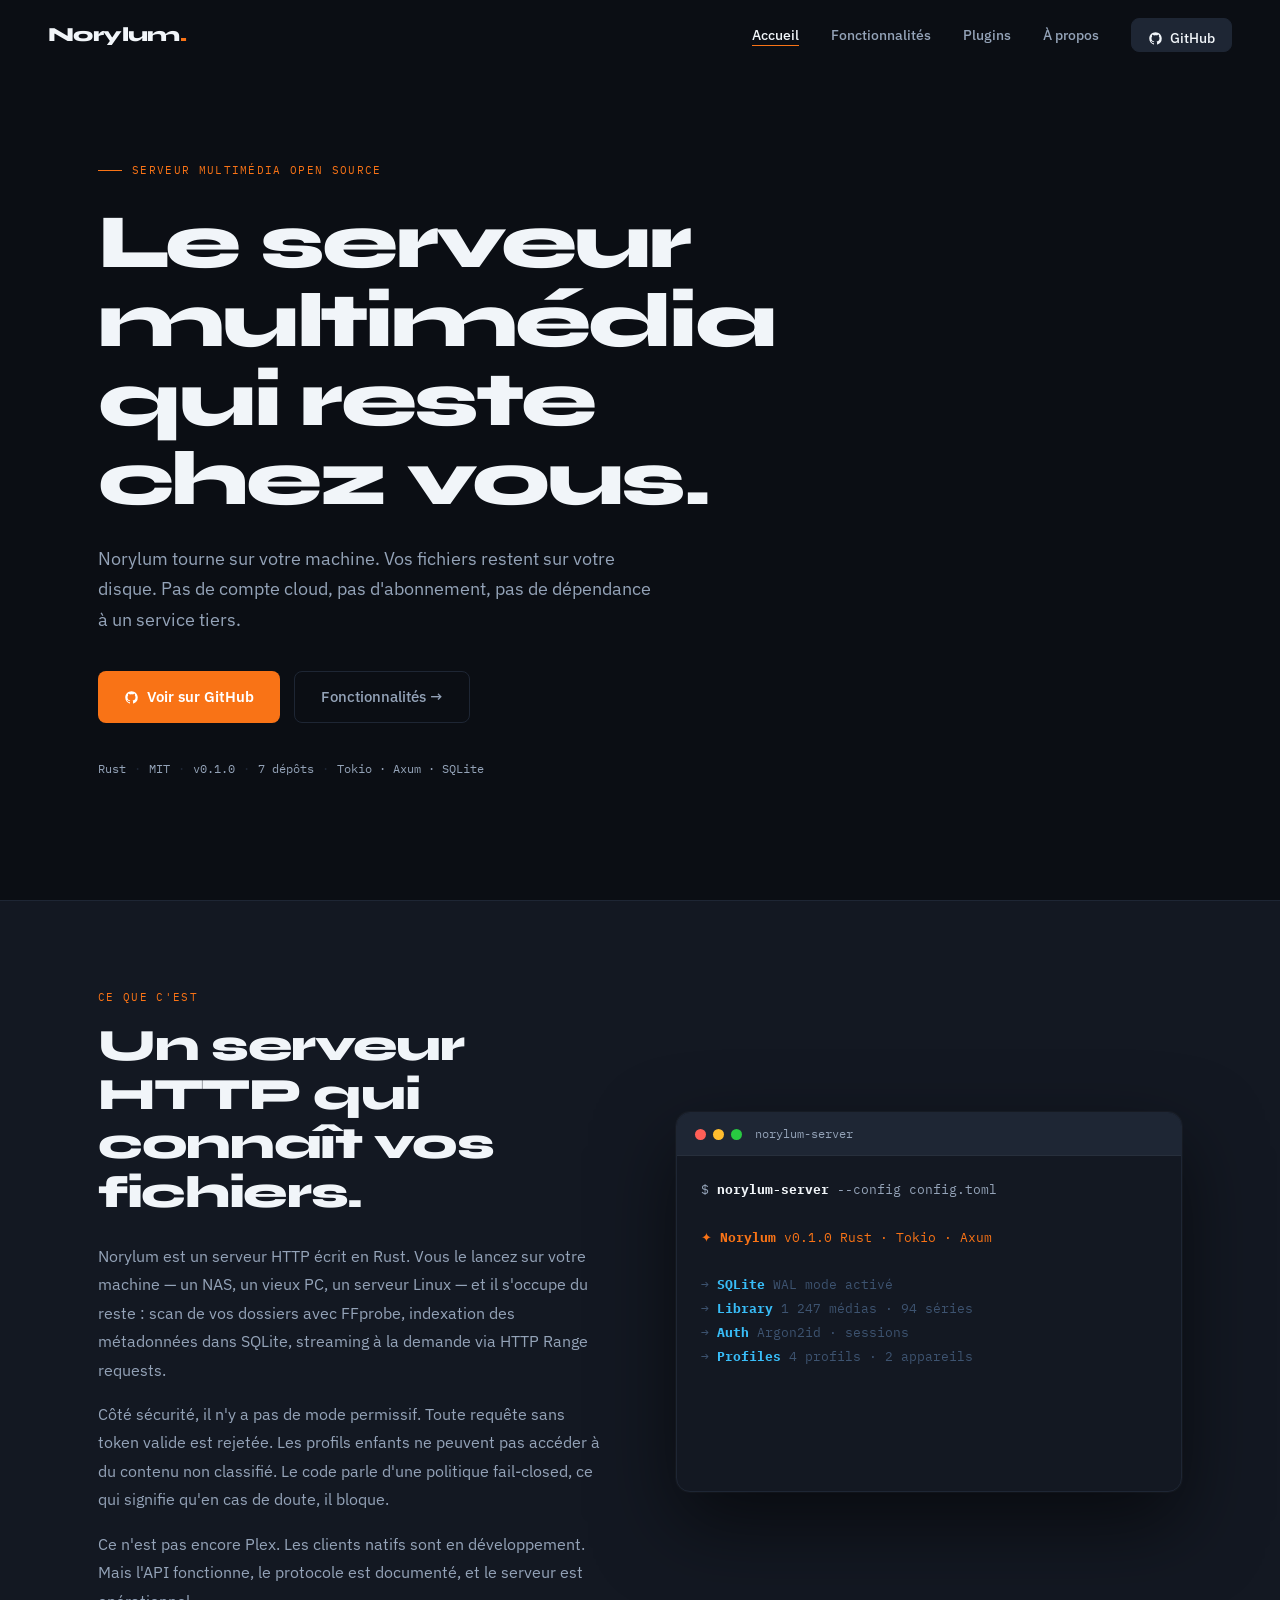
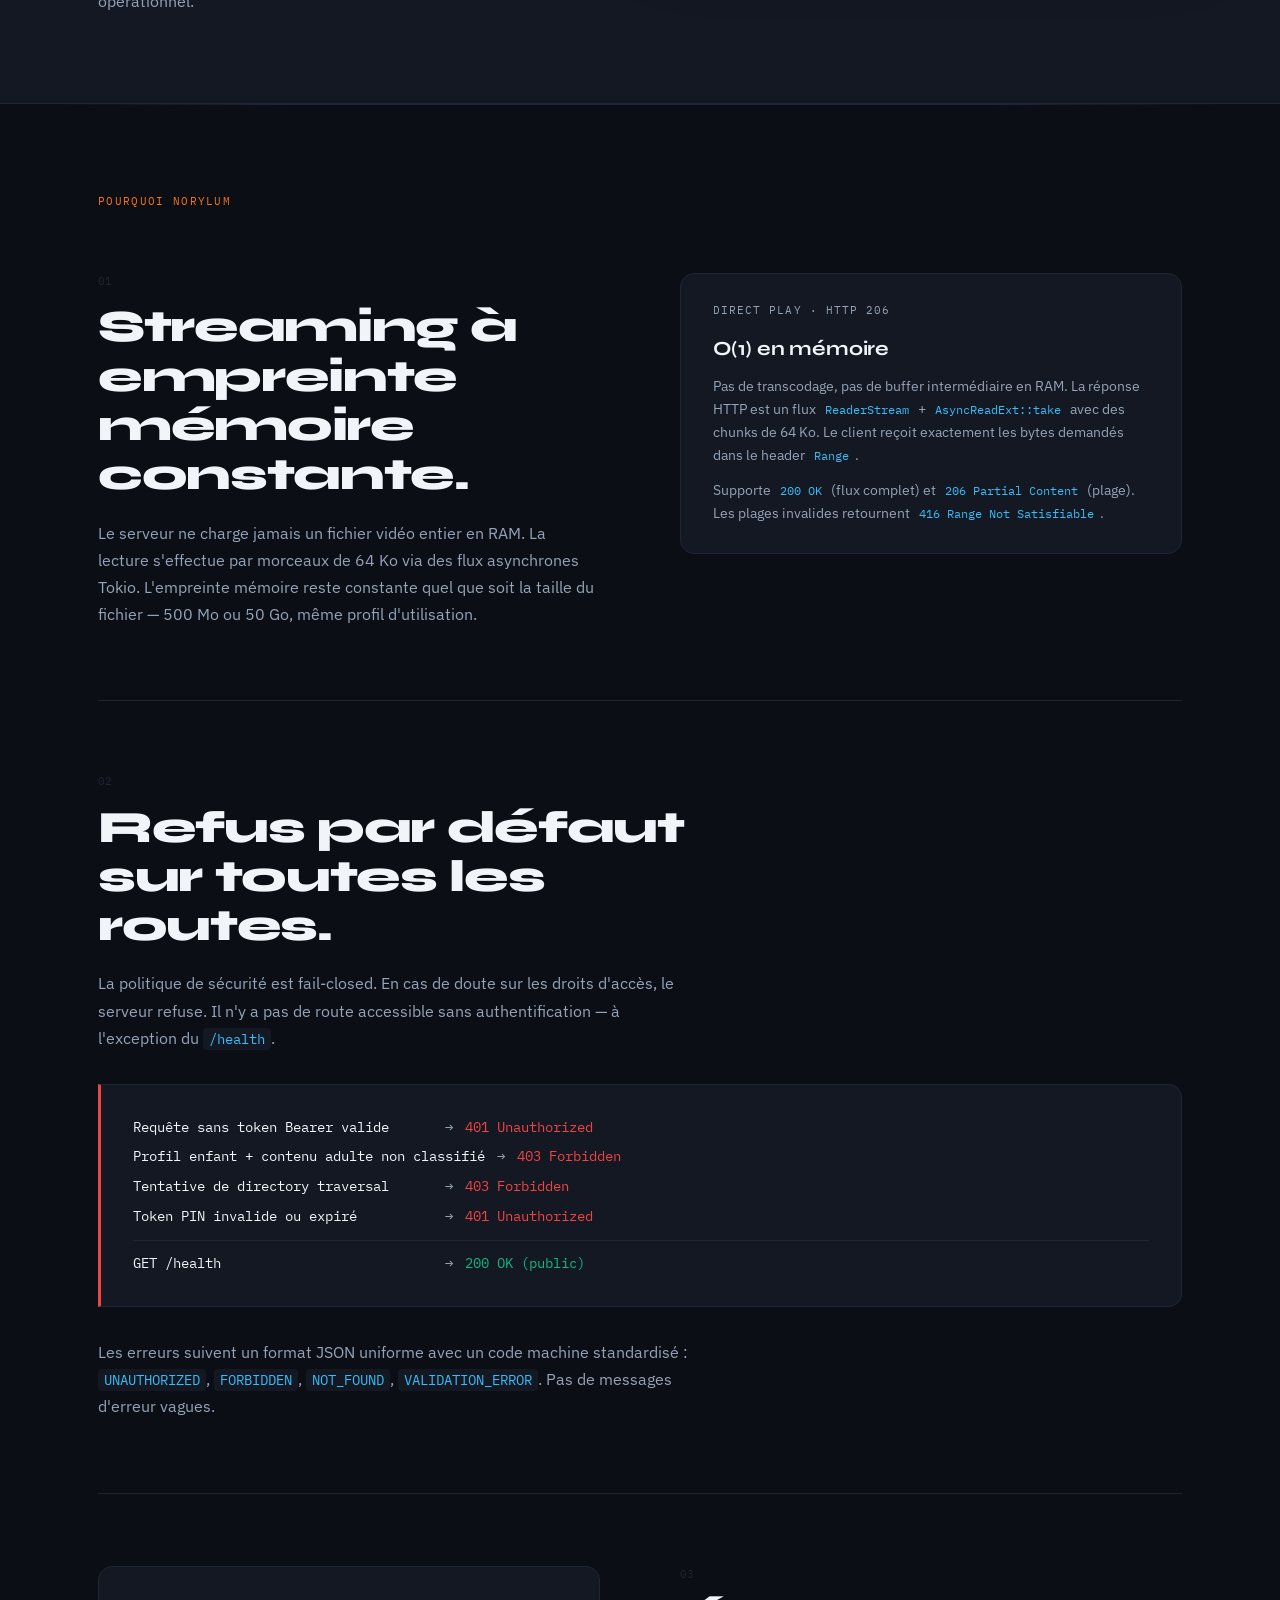
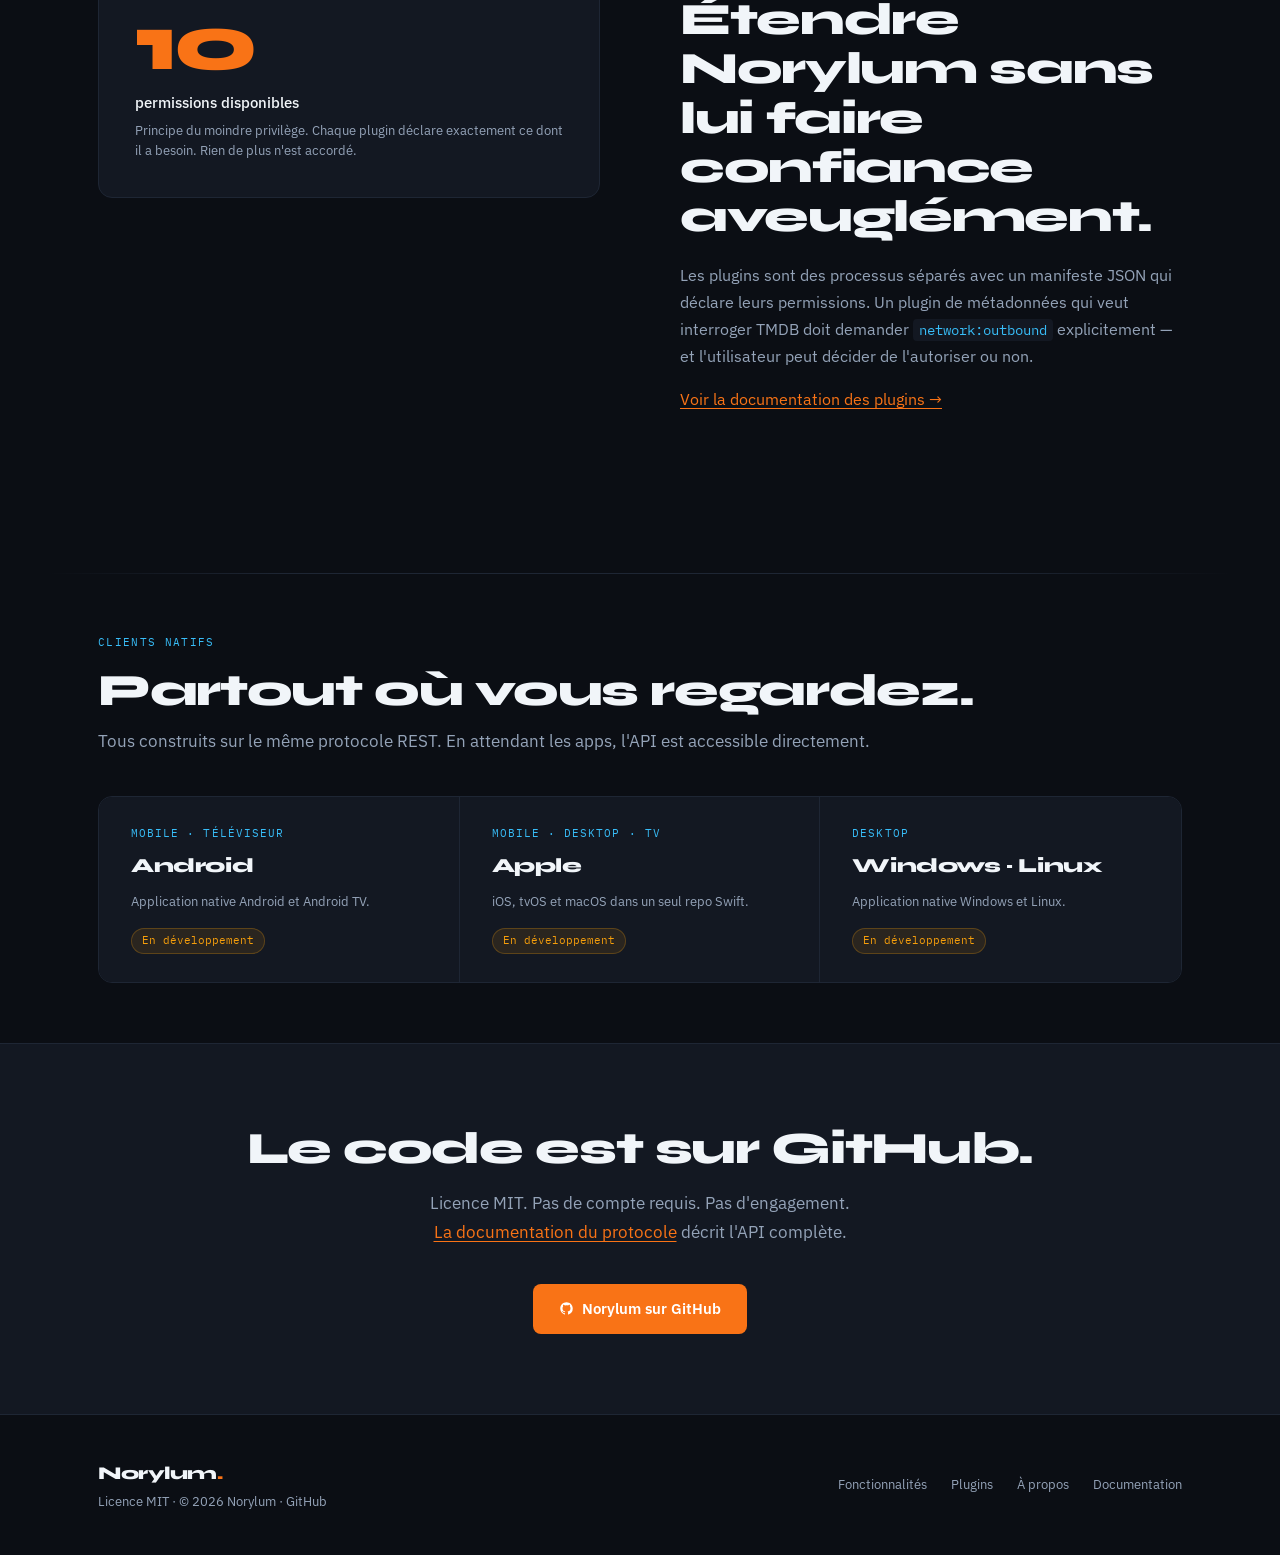
<file: index.html>
<!DOCTYPE html>
<html lang="fr">
<head>
  <meta charset="UTF-8">
  <meta name="viewport" content="width=device-width, initial-scale=1.0">
  <title>Norylum — Serveur Média Auto-Hébergé</title>
  <meta name="description" content="Norylum est un serveur multimédia auto-hébergé développé en Rust. Direct Play sans transcodage, multi-profils, contrôle parental, plugins. MIT License. Zéro cloud.">
  <link rel="canonical" href="https://norylum.org/">
  <meta property="og:title" content="Norylum — Serveur Média Auto-Hébergé">
  <meta property="og:description" content="Serveur multimédia auto-hébergé en Rust. Direct Play O(1), multi-profils, plugins. Open source, MIT.">
  <meta property="og:url" content="https://norylum.org/">
  <meta property="og:type" content="website">
  <meta name="theme-color" content="#0B0E14">
  <script type="application/ld+json">
  {
    "@context": "https://schema.org",
    "@type": "SoftwareApplication",
    "name": "Norylum",
    "description": "Serveur multimédia auto-hébergé développé en Rust",
    "url": "https://norylum.org",
    "applicationCategory": "MultimediaApplication",
    "operatingSystem": "Any",
    "offers": {"@type": "Offer", "price": "0", "priceCurrency": "EUR"},
    "license": "https://opensource.org/licenses/MIT",
    "softwareVersion": "0.1.0"
  }
  </script>
  <link rel="preconnect" href="https://fonts.googleapis.com">
  <link rel="preconnect" href="https://fonts.gstatic.com" crossorigin>
  <link href="https://fonts.googleapis.com/css2?family=Syne:wght@700;800&family=IBM+Plex+Sans:ital,wght@0,400;0,500;0,600;1,400&family=IBM+Plex+Mono&display=swap" rel="stylesheet">
  <link rel="stylesheet" href="style.css">
  <style>
    /* ── INDEX-SPECIFIC ─────────────────────────────────── */
    .hero {
      min-height: 100vh;
      display: flex;
      flex-direction: column;
      justify-content: center;
      padding: 120px 48px 80px;
      max-width: var(--max-w);
      margin: 0 auto;
    }
    .hero-eyebrow {
      font-family: var(--f-mono); font-size: 11px;
      text-transform: uppercase; letter-spacing: .12em;
      color: var(--accent); margin-bottom: 24px;
      display: flex; align-items: center; gap: 10px;
    }
    .hero-eyebrow::before {
      content: ''; width: 24px; height: 1px; background: var(--accent);
    }
    .hero-title { max-width: 800px; }
    .hero-title .h1 { margin-bottom: 24px; }
    .hero-desc {
      font-size: 18px; color: var(--text-2);
      line-height: 1.7; max-width: 560px; margin-bottom: 36px;
    }
    .hero-actions { display: flex; gap: 14px; flex-wrap: wrap; margin-bottom: 0; }

    /* What is it */
    .what-section {
      background: var(--surface);
      border-top: 1px solid var(--surface-2);
      border-bottom: 1px solid var(--surface-2);
      padding: 88px 0;
    }
    .what-grid {
      display: grid; grid-template-columns: 1fr 1fr;
      gap: 72px; align-items: center;
    }
    .what-text .h2 { margin-bottom: 24px; }
    .what-p { font-size: 16px; color: var(--text-2); line-height: 1.78; }
    .what-p + .what-p { margin-top: 16px; }

    /* Reasons */
    .reason-full {
      padding: 72px 0;
      border-bottom: 1px solid var(--surface-2);
    }
    .reason-split {
      display: grid; grid-template-columns: 1fr 1fr;
      gap: 80px; align-items: start;
      padding: 72px 0; border-bottom: 1px solid var(--surface-2);
    }
    .reason-num {
      font-family: var(--f-mono); font-size: 11px;
      color: var(--surface-2); margin-bottom: 12px; display: block;
    }
    .reason-h { margin-bottom: 20px; }
    .reason-p { font-size: 15.5px; color: var(--text-2); line-height: 1.75; }

    /* Final CTA */
    .cta-section {
      background: var(--surface);
      border-top: 1px solid var(--surface-2);
      padding: 80px 0;
      text-align: center;
    }
    .cta-section .h2 { margin-bottom: 16px; }
    .cta-section .lead { margin: 0 auto 36px; }
    .cta-section .lead a { color: var(--accent); text-decoration: underline; text-underline-offset: 3px; }

    @media (max-width: 768px) {
      .hero { padding: 100px 24px 60px; }
      .what-grid { grid-template-columns: 1fr; gap: 44px; }
      .reason-split { grid-template-columns: 1fr; gap: 44px; }
    }
  </style>
</head>
<body>

<nav class="nav" id="nav">
  <a href="index.html" class="nav-logo">Norylum<span>.</span></a>
  <ul class="nav-links">
    <li><a href="index.html" class="active">Accueil</a></li>
    <li><a href="features.html">Fonctionnalités</a></li>
    <li><a href="plugins.html">Plugins</a></li>
    <li><a href="about.html">À propos</a></li>
    <li>
      <a href="https://github.com/Norylum" target="_blank" rel="noopener" class="nav-gh">
        <svg width="15" height="15" viewBox="0 0 24 24" fill="currentColor" aria-hidden="true">
          <path d="M12 2C6.477 2 2 6.484 2 12.017c0 4.425 2.865 8.18 6.839 9.504.5.092.682-.217.682-.483 0-.237-.008-.868-.013-1.703-2.782.605-3.369-1.343-3.369-1.343-.454-1.158-1.11-1.466-1.11-1.466-.908-.62.069-.608.069-.608 1.003.07 1.531 1.032 1.531 1.032.892 1.53 2.341 1.088 2.91.832.092-.647.35-1.088.636-1.338-2.22-.253-4.555-1.113-4.555-4.951 0-1.093.39-1.988 1.029-2.688-.103-.253-.446-1.272.098-2.65 0 0 .84-.27 2.75 1.026A9.564 9.564 0 0112 6.844c.85.004 1.705.115 2.504.337 1.909-1.296 2.747-1.027 2.747-1.027.546 1.379.202 2.398.1 2.651.64.7 1.028 1.595 1.028 2.688 0 3.848-2.339 4.695-4.566 4.943.359.309.678.92.678 1.855 0 1.338-.012 2.419-.012 2.747 0 .268.18.58.688.482A10.019 10.019 0 0022 12.017C22 6.484 17.522 2 12 2z"/>
        </svg>
        GitHub
      </a>
    </li>
  </ul>
  <button class="nav-burger" aria-label="Menu" aria-expanded="false" id="burger">&#9776;</button>
</nav>

<main>

  <!-- HERO ──────────────────────────────────────────────── -->
  <div class="hero">
    <div class="hero-eyebrow">Serveur multimédia open source</div>
    <div class="hero-title">
      <h1 class="h1">Le serveur multimédia<br>qui reste chez vous.</h1>
      <p class="hero-desc">
        Norylum tourne sur votre machine. Vos fichiers restent sur votre disque.
        Pas de compte cloud, pas d'abonnement, pas de dépendance à un service tiers.
      </p>
      <div class="hero-actions">
        <a href="https://github.com/Norylum" target="_blank" rel="noopener" class="btn-primary">
          <svg width="15" height="15" viewBox="0 0 24 24" fill="currentColor" aria-hidden="true">
            <path d="M12 2C6.477 2 2 6.484 2 12.017c0 4.425 2.865 8.18 6.839 9.504.5.092.682-.217.682-.483 0-.237-.008-.868-.013-1.703-2.782.605-3.369-1.343-3.369-1.343-.454-1.158-1.11-1.466-1.11-1.466-.908-.62.069-.608.069-.608 1.003.07 1.531 1.032 1.531 1.032.892 1.53 2.341 1.088 2.91.832.092-.647.35-1.088.636-1.338-2.22-.253-4.555-1.113-4.555-4.951 0-1.093.39-1.988 1.029-2.688-.103-.253-.446-1.272.098-2.65 0 0 .84-.27 2.75 1.026A9.564 9.564 0 0112 6.844c.85.004 1.705.115 2.504.337 1.909-1.296 2.747-1.027 2.747-1.027.546 1.379.202 2.398.1 2.651.64.7 1.028 1.595 1.028 2.688 0 3.848-2.339 4.695-4.566 4.943.359.309.678.92.678 1.855 0 1.338-.012 2.419-.012 2.747 0 .268.18.58.688.482A10.019 10.019 0 0022 12.017C22 6.484 17.522 2 12 2z"/>
          </svg>
          Voir sur GitHub
        </a>
        <a href="features.html" class="btn-secondary">Fonctionnalités →</a>
      </div>
      <div class="badge-strip">
        <span>Rust</span><span class="sep">·</span>
        <span>MIT</span><span class="sep">·</span>
        <span>v0.1.0</span><span class="sep">·</span>
        <span>7 dépôts</span><span class="sep">·</span>
        <span>Tokio · Axum · SQLite</span>
      </div>
    </div>
  </div>

  <!-- CE QUE C'EST ──────────────────────────────────────── -->
  <div class="what-section">
    <div class="wrap">
      <div class="what-grid">
        <div class="what-text">
          <span class="eyebrow">Ce que c'est</span>
          <h2 class="h2">Un serveur HTTP qui connaît vos fichiers.</h2>
          <p class="what-p">
            Norylum est un serveur HTTP écrit en Rust. Vous le lancez sur votre machine — un NAS, un vieux PC, un serveur Linux — et il s'occupe du reste : scan de vos dossiers avec FFprobe, indexation des métadonnées dans SQLite, streaming à la demande via HTTP Range requests.
          </p>
          <p class="what-p">
            Côté sécurité, il n'y a pas de mode permissif. Toute requête sans token valide est rejetée. Les profils enfants ne peuvent pas accéder à du contenu non classifié. Le code parle d'une politique fail-closed, ce qui signifie qu'en cas de doute, il bloque.
          </p>
          <p class="what-p">
            Ce n'est pas encore Plex. Les clients natifs sont en développement. Mais l'API fonctionne, le protocole est documenté, et le serveur est opérationnel.
          </p>
        </div>
        <div class="terminal" aria-label="Exemple de démarrage du serveur Norylum" role="img">
          <div class="term-bar" aria-hidden="true">
            <span class="dot dot-r"></span>
            <span class="dot dot-y"></span>
            <span class="dot dot-g"></span>
            <span class="term-title">norylum-server</span>
          </div>
          <div class="term-body" id="term" aria-hidden="true"></div>
        </div>
      </div>
    </div>
  </div>

  <!-- TROIS RAISONS ─────────────────────────────────────── -->
  <div class="divider" style="margin-top:0;"></div>
  <section class="section">
    <div class="wrap">
      <span class="eyebrow">Pourquoi Norylum</span>

      <!-- Raison 1 : Direct Play -->
      <div class="reason-split" style="border-top: none; padding-top: 48px;">
        <div>
          <span class="reason-num">01</span>
          <h2 class="h2 reason-h">Streaming à empreinte mémoire constante.</h2>
          <p class="reason-p">
            Le serveur ne charge jamais un fichier vidéo entier en RAM. La lecture s'effectue par morceaux de 64 Ko via des flux asynchrones Tokio. L'empreinte mémoire reste constante quel que soit la taille du fichier — 500 Mo ou 50 Go, même profil d'utilisation.
          </p>
        </div>
        <div>
          <div class="detail-box">
            <span class="detail-box-label">Direct Play · HTTP 206</span>
            <div class="detail-box-title">O(1) en mémoire</div>
            <p class="detail-box-text">
              Pas de transcodage, pas de buffer intermédiaire en RAM. La réponse HTTP est un flux <code>ReaderStream</code> + <code>AsyncReadExt::take</code> avec des chunks de 64 Ko. Le client reçoit exactement les bytes demandés dans le header <code>Range</code>.
            </p>
            <p class="detail-box-text" style="margin-top:12px;">
              Supporte <code>200 OK</code> (flux complet) et <code>206 Partial Content</code> (plage). Les plages invalides retournent <code>416 Range Not Satisfiable</code>.
            </p>
          </div>
        </div>
      </div>

      <!-- Raison 2 : Fail-Closed (full width) -->
      <div class="reason-full">
        <span class="reason-num">02</span>
        <h2 class="h2 reason-h" style="max-width:640px;">Refus par défaut sur toutes les routes.</h2>
        <p class="reason-p" style="max-width:600px; margin-bottom:0;">
          La politique de sécurité est fail-closed. En cas de doute sur les droits d'accès, le serveur refuse. Il n'y a pas de route accessible sans authentification — à l'exception du <code>/health</code>.
        </p>
        <div class="failclosed">
          <div class="fc-rule">
            <span class="fc-trigger">Requête sans token Bearer valide</span>
            <span>→</span>
            <span class="fc-result">401 Unauthorized</span>
          </div>
          <div class="fc-rule">
            <span class="fc-trigger">Profil enfant + contenu adulte non classifié</span>
            <span>→</span>
            <span class="fc-result">403 Forbidden</span>
          </div>
          <div class="fc-rule">
            <span class="fc-trigger">Tentative de directory traversal</span>
            <span>→</span>
            <span class="fc-result">403 Forbidden</span>
          </div>
          <div class="fc-rule">
            <span class="fc-trigger">Token PIN invalide ou expiré</span>
            <span>→</span>
            <span class="fc-result">401 Unauthorized</span>
          </div>
          <div class="fc-rule" style="margin-top:8px; border-top: 1px solid var(--surface-2); padding-top:8px;">
            <span class="fc-trigger">GET /health</span>
            <span>→</span>
            <span class="fc-ok">200 OK (public)</span>
          </div>
        </div>
        <p class="reason-p" style="max-width:600px;">
          Les erreurs suivent un format JSON uniforme avec un code machine standardisé : <code>UNAUTHORIZED</code>, <code>FORBIDDEN</code>, <code>NOT_FOUND</code>, <code>VALIDATION_ERROR</code>. Pas de messages d'erreur vagues.
        </p>
      </div>

      <!-- Raison 3 : Plugins -->
      <div class="reason-split" style="border-bottom: none;">
        <div>
          <div class="stat-box">
            <div class="stat-number">10</div>
            <div class="stat-label">permissions disponibles</div>
            <div class="stat-sub">
              Principe du moindre privilège. Chaque plugin déclare exactement ce dont il a besoin. Rien de plus n'est accordé.
            </div>
          </div>
        </div>
        <div>
          <span class="reason-num">03</span>
          <h2 class="h2 reason-h">Étendre Norylum sans lui faire confiance aveuglément.</h2>
          <p class="reason-p">
            Les plugins sont des processus séparés avec un manifeste JSON qui déclare leurs permissions. Un plugin de métadonnées qui veut interroger TMDB doit demander <code>network:outbound</code> explicitement — et l'utilisateur peut décider de l'autoriser ou non.
          </p>
          <p class="reason-p" style="margin-top:16px;">
            <a href="plugins.html" style="color:var(--accent); text-decoration: underline; text-underline-offset:3px;">Voir la documentation des plugins →</a>
          </p>
        </div>
      </div>

    </div>
  </section>

  <!-- CLIENTS ───────────────────────────────────────────── -->
  <div class="divider"></div>
  <section class="section-sm">
    <div class="wrap">
      <span class="eyebrow eyebrow-blue">Clients natifs</span>
      <h2 class="h2" style="margin-bottom:12px;">Partout où vous regardez.</h2>
      <p class="lead">Tous construits sur le même protocole REST. En attendant les apps, l'API est accessible directement.</p>
      <div class="clients-row">
        <div class="client-item">
          <div class="client-plat">Mobile · Téléviseur</div>
          <div class="client-name">Android</div>
          <p class="client-desc">Application native Android et Android TV.</p>
          <span class="badge badge-warning">En développement</span>
        </div>
        <div class="client-item">
          <div class="client-plat">Mobile · Desktop · TV</div>
          <div class="client-name">Apple</div>
          <p class="client-desc">iOS, tvOS et macOS dans un seul repo Swift.</p>
          <span class="badge badge-warning">En développement</span>
        </div>
        <div class="client-item">
          <div class="client-plat">Desktop</div>
          <div class="client-name">Windows · Linux</div>
          <p class="client-desc">Application native Windows et Linux.</p>
          <span class="badge badge-warning">En développement</span>
        </div>
      </div>
    </div>
  </section>

  <!-- FINAL CTA ─────────────────────────────────────────── -->
  <div class="cta-section">
    <div class="wrap">
      <h2 class="h2">Le code est sur GitHub.</h2>
      <p class="lead">
        Licence MIT. Pas de compte requis. Pas d'engagement.<br>
        <a href="https://github.com/Norylum/protocol">La documentation du protocole</a> décrit l'API complète.
      </p>
      <a href="https://github.com/Norylum" target="_blank" rel="noopener" class="btn-primary">
        <svg width="15" height="15" viewBox="0 0 24 24" fill="currentColor" aria-hidden="true">
          <path d="M12 2C6.477 2 2 6.484 2 12.017c0 4.425 2.865 8.18 6.839 9.504.5.092.682-.217.682-.483 0-.237-.008-.868-.013-1.703-2.782.605-3.369-1.343-3.369-1.343-.454-1.158-1.11-1.466-1.11-1.466-.908-.62.069-.608.069-.608 1.003.07 1.531 1.032 1.531 1.032.892 1.53 2.341 1.088 2.91.832.092-.647.35-1.088.636-1.338-2.22-.253-4.555-1.113-4.555-4.951 0-1.093.39-1.988 1.029-2.688-.103-.253-.446-1.272.098-2.65 0 0 .84-.27 2.75 1.026A9.564 9.564 0 0112 6.844c.85.004 1.705.115 2.504.337 1.909-1.296 2.747-1.027 2.747-1.027.546 1.379.202 2.398.1 2.651.64.7 1.028 1.595 1.028 2.688 0 3.848-2.339 4.695-4.566 4.943.359.309.678.92.678 1.855 0 1.338-.012 2.419-.012 2.747 0 .268.18.58.688.482A10.019 10.019 0 0022 12.017C22 6.484 17.522 2 12 2z"/>
        </svg>
        Norylum sur GitHub
      </a>
    </div>
  </div>

</main>

<footer class="footer">
  <div class="footer-inner wrap">
    <div class="footer-left">
      <div class="footer-brand">Norylum<span>.</span></div>
      <div class="footer-meta">Licence MIT · © 2026 Norylum · <a href="https://github.com/Norylum" target="_blank" rel="noopener">GitHub</a></div>
    </div>
    <nav class="footer-nav" aria-label="Navigation pied de page">
      <a href="features.html">Fonctionnalités</a>
      <a href="plugins.html">Plugins</a>
      <a href="about.html">À propos</a>
      <a href="https://github.com/Norylum/protocol" target="_blank" rel="noopener">Documentation</a>
    </nav>
  </div>
</footer>

<script src="main.js"></script>
<script>
// Terminal animation
const LINES = [
  { html: '$ <b>norylum-server</b> --config config.toml', cls: 'tl-cmd',  delay: 300 },
  { html: null,                                            cls: 'tl-blank', delay: 160 },
  { html: '✦  <b>Norylum</b> v0.1.0  Rust · Tokio · Axum', cls: 'tl-head', delay: 180 },
  { html: null,                                            cls: 'tl-blank', delay: 100 },
  { html: '→  <b>SQLite</b>      WAL mode activé',         cls: 'tl-step', delay: 160 },
  { html: '→  <b>Library</b>     1 247 médias · 94 séries',cls: 'tl-step', delay: 160 },
  { html: '→  <b>Auth</b>        Argon2id · sessions',     cls: 'tl-step', delay: 160 },
  { html: '→  <b>Profiles</b>    4 profils · 2 appareils', cls: 'tl-step', delay: 160 },
  { html: '→  <b>Streaming</b>   Direct Play · O(1) RAM',  cls: 'tl-step', delay: 160 },
  { html: '→  <b>Plugins</b>     tmdb-metadata · subs',    cls: 'tl-step', delay: 160 },
  { html: null,                                            cls: 'tl-blank', delay: 160 },
  { html: '✓  Serveur démarré  <b>0.0.0.0:8080</b>',      cls: 'tl-ok',   delay: 240 },
];

const container = document.getElementById('term');
if (container) {
  const reduced = window.matchMedia('(prefers-reduced-motion: reduce)').matches;
  if (reduced) {
    LINES.forEach(l => {
      const el = document.createElement('span');
      el.className = `tl ${l.cls} v`;
      el.innerHTML = l.html ?? '&nbsp;';
      container.appendChild(el);
    });
    const c = document.createElement('span'); c.className = 'cursor'; container.appendChild(c);
  } else {
    let t = 600;
    LINES.forEach((l, i) => {
      const el = document.createElement('span');
      el.className = `tl ${l.cls}`;
      el.innerHTML = l.html ?? '&nbsp;';
      container.appendChild(el);
      setTimeout(() => el.classList.add('v'), t);
      t += l.delay;
      if (i === LINES.length - 1) {
        setTimeout(() => {
          const c = document.createElement('span'); c.className = 'cursor'; container.appendChild(c);
        }, t + 180);
      }
    });
  }
}
</script>
</body>
</html>
</file>
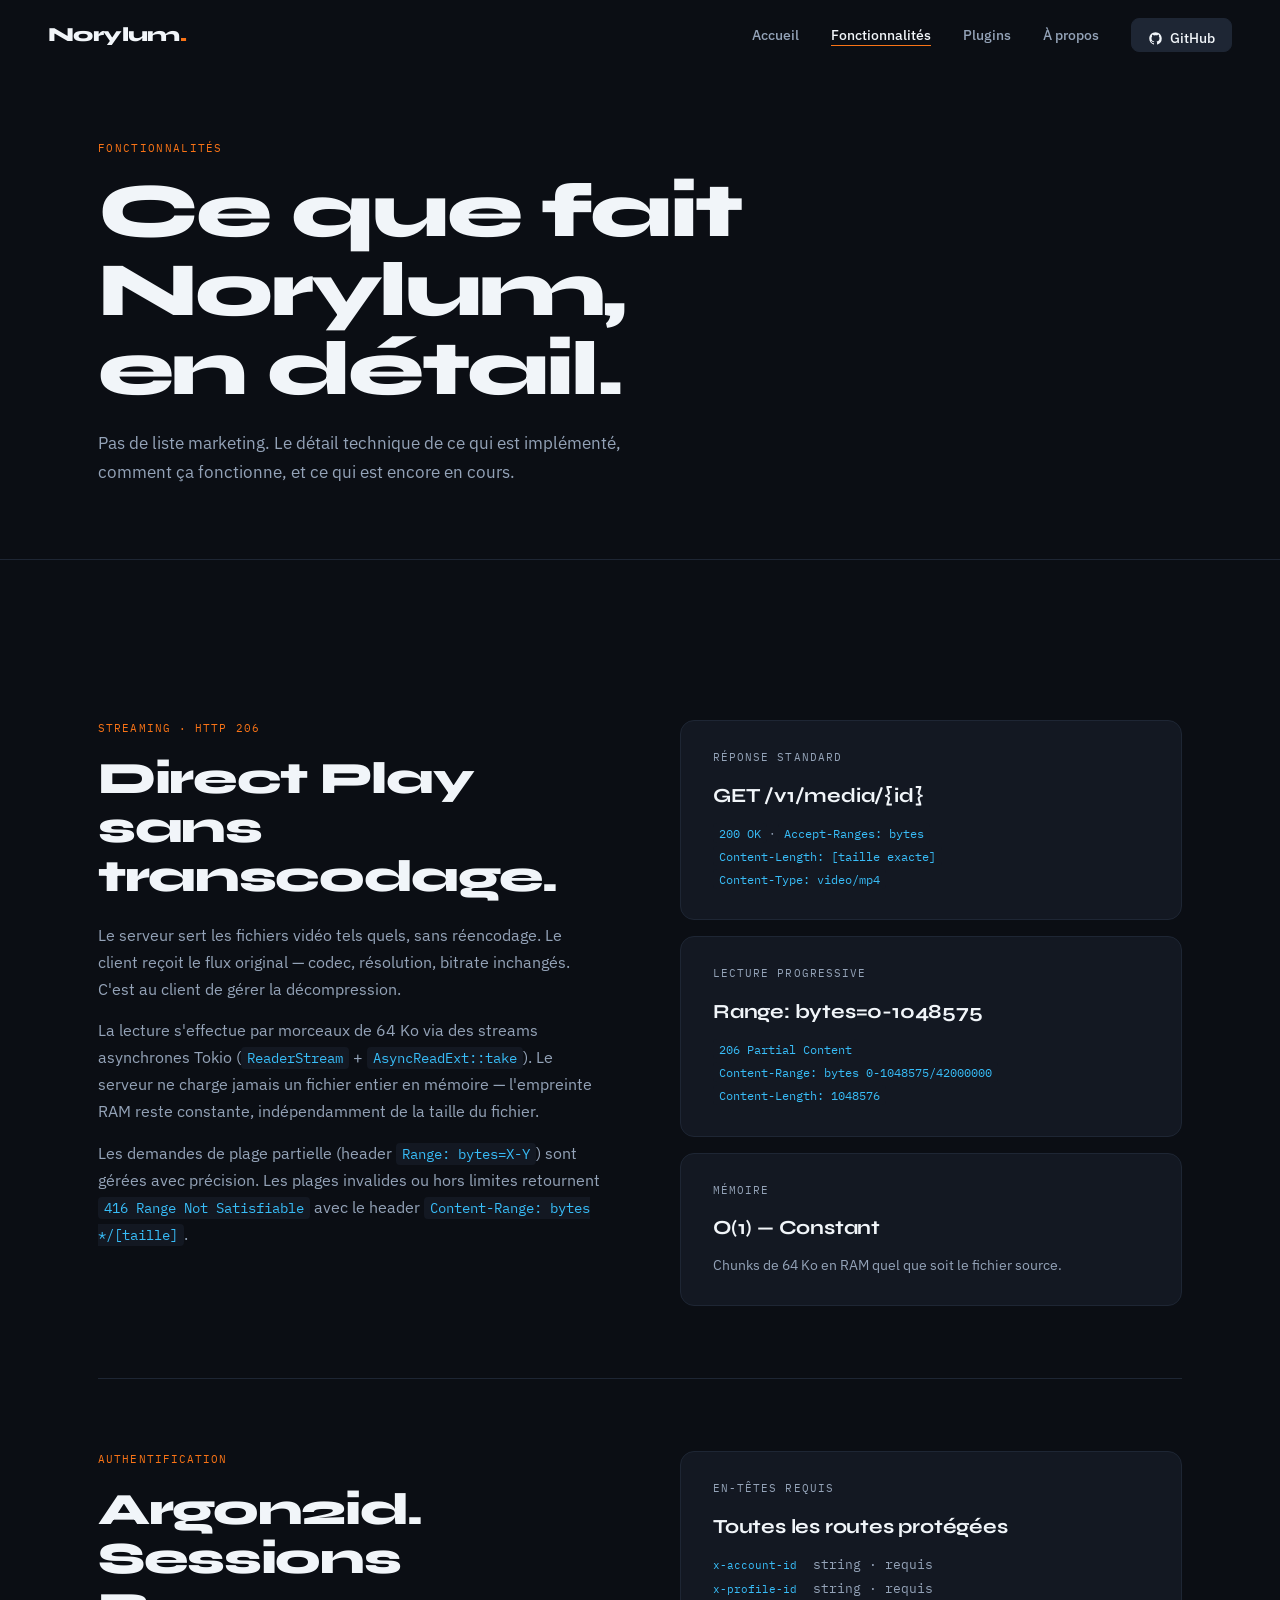
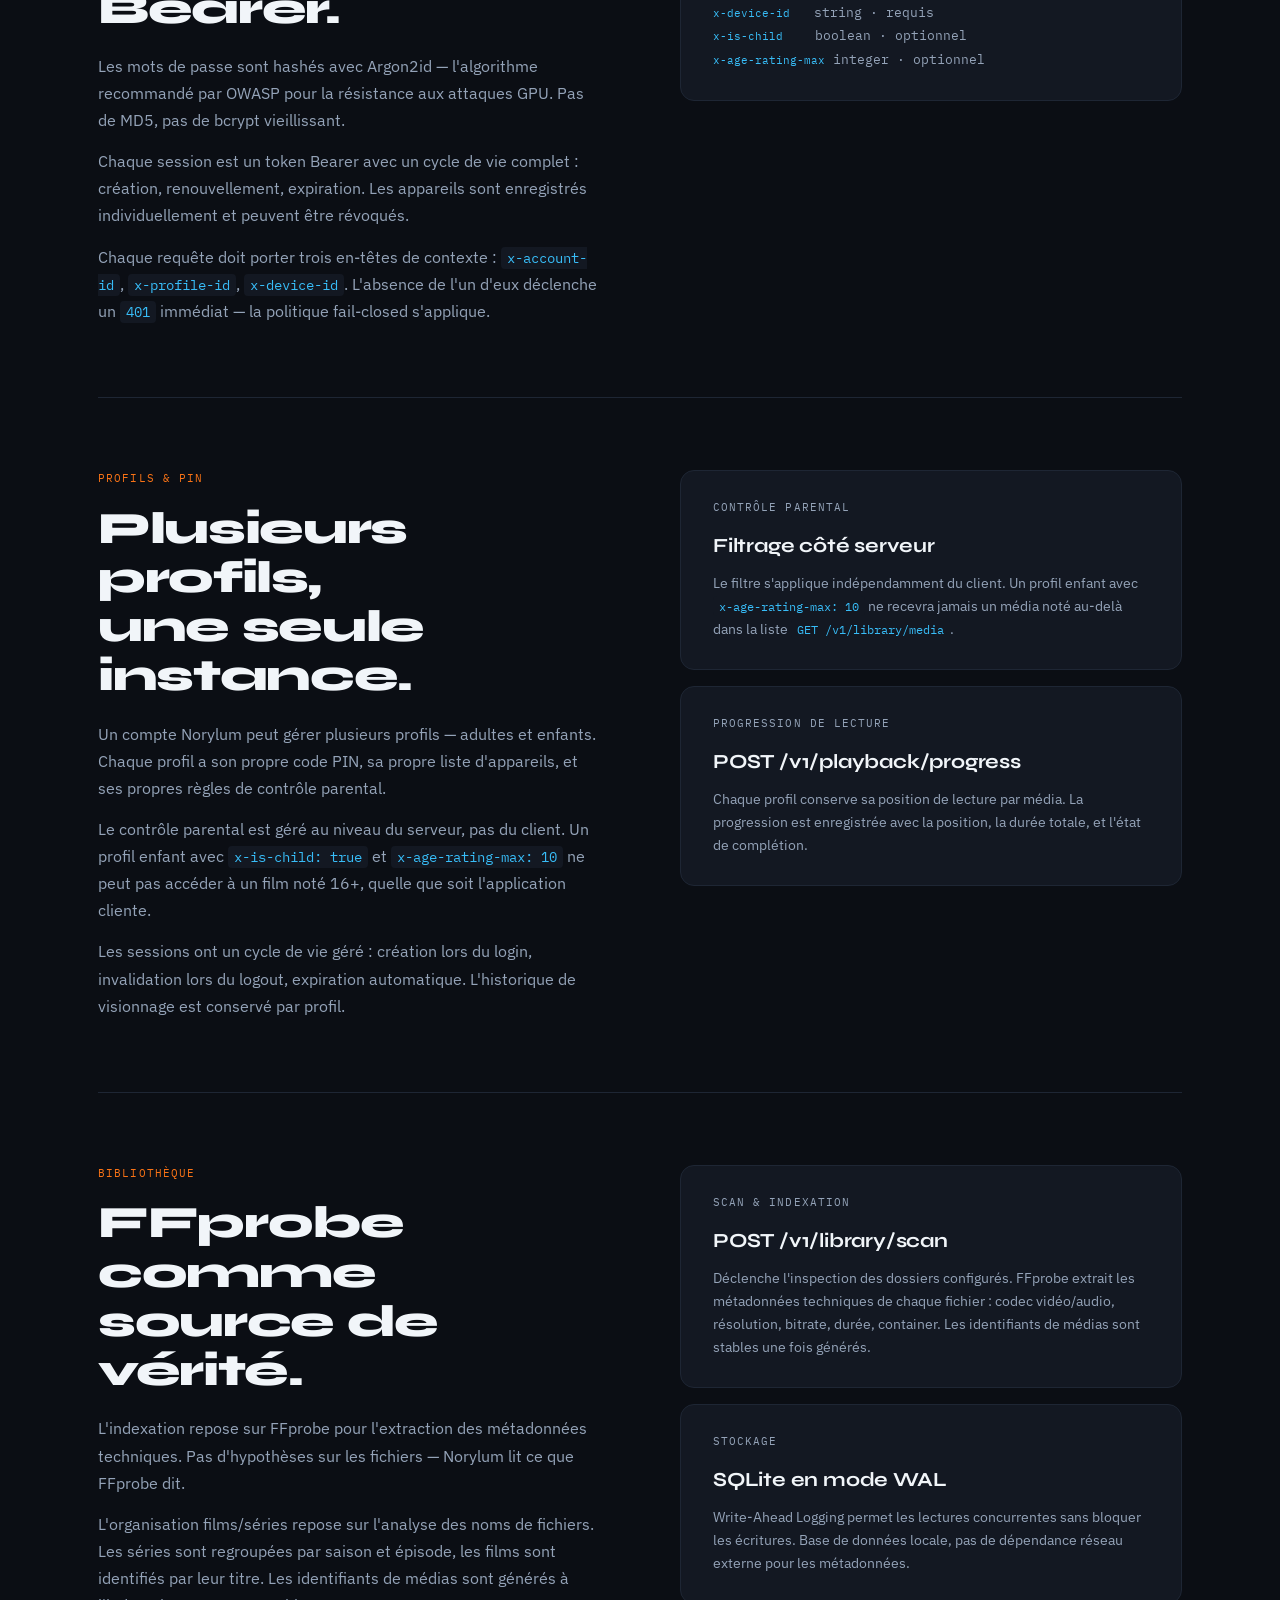
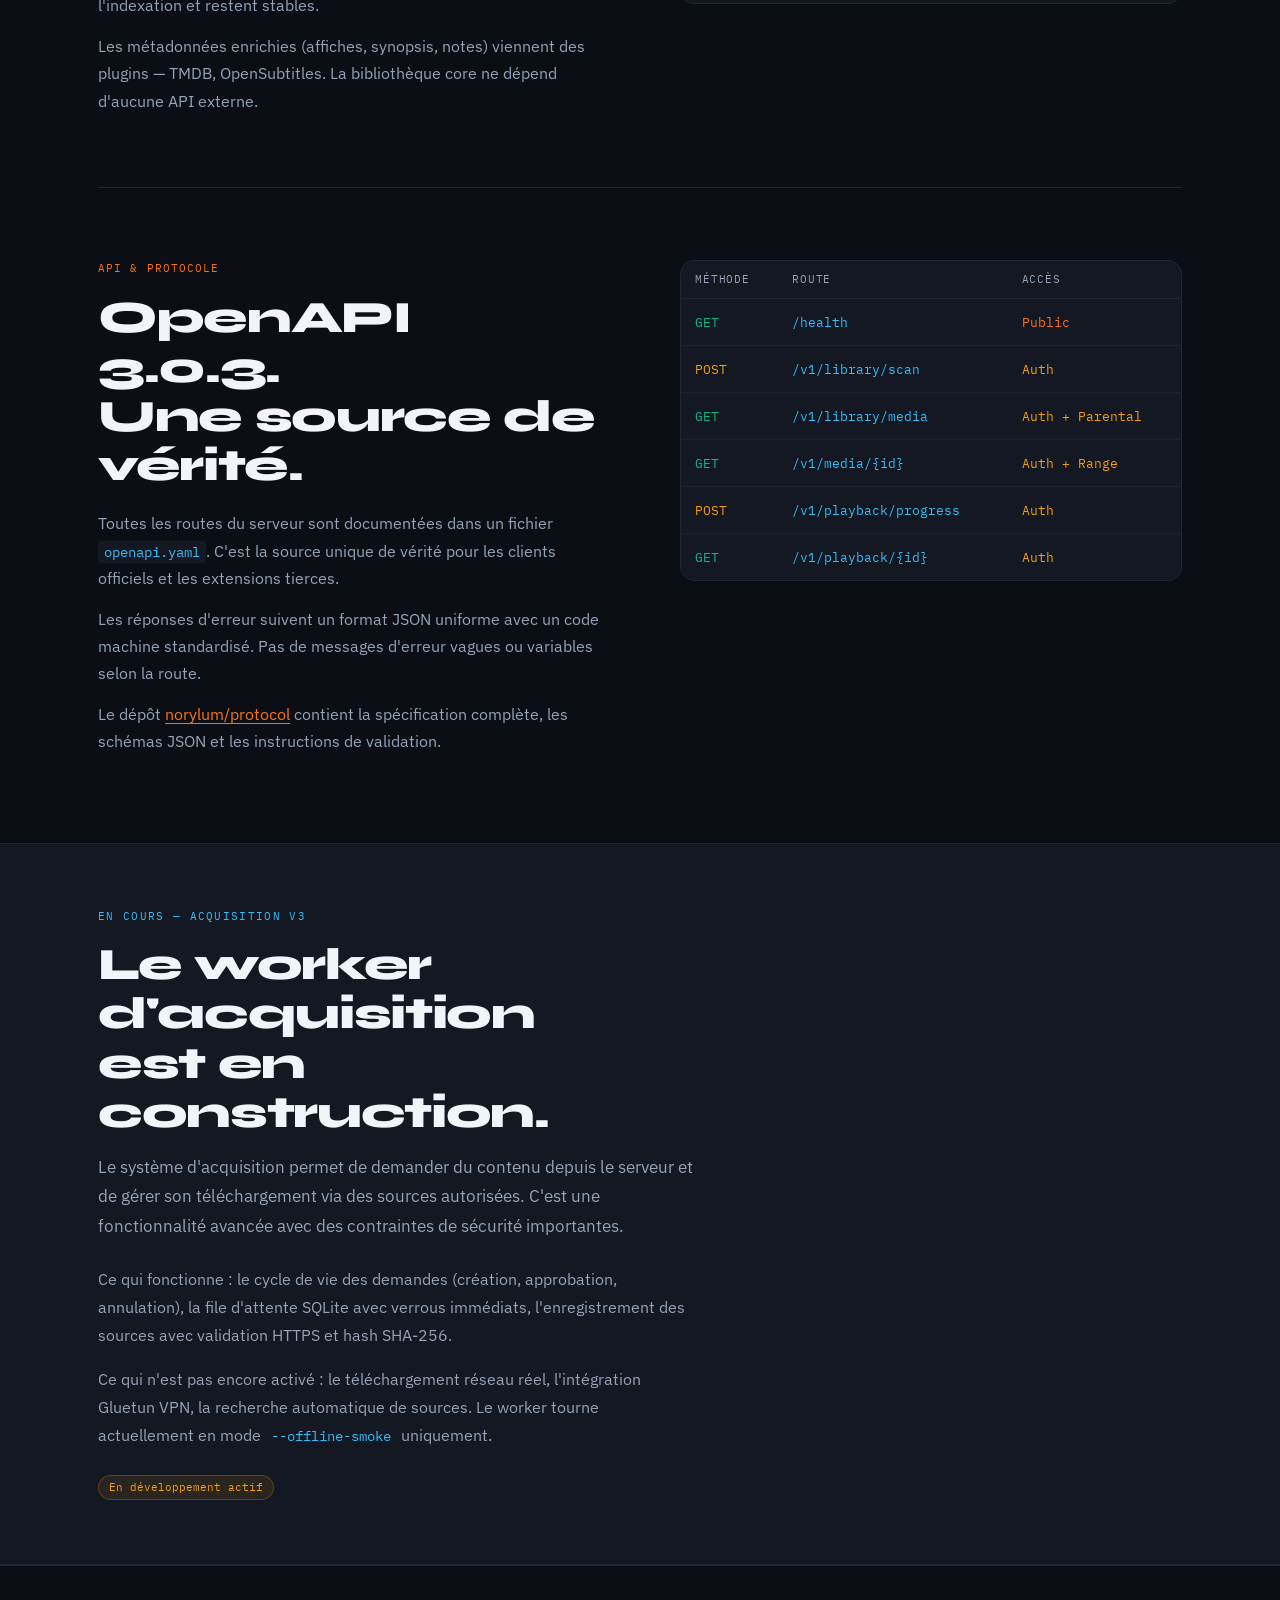
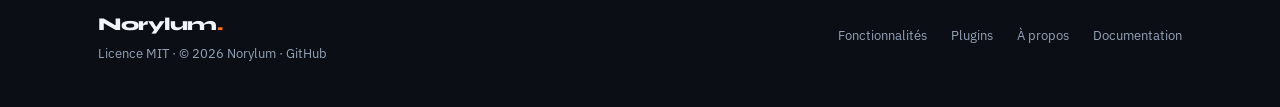
<file: features.html>
<!DOCTYPE html>
<html lang="fr">
<head>
  <meta charset="UTF-8">
  <meta name="viewport" content="width=device-width, initial-scale=1.0">
  <title>Fonctionnalités — Norylum</title>
  <meta name="description" content="Direct Play O(1), authentification Argon2id, multi-profils, bibliothèque FFprobe, protocole OpenAPI 3.0.3, acquisition V3. Le détail technique de Norylum.">
  <link rel="canonical" href="https://norylum.org/features.html">
  <meta property="og:title" content="Fonctionnalités — Norylum">
  <meta property="og:description" content="Direct Play O(1), Argon2id, multi-profils, FFprobe, OpenAPI 3.0.3. Le détail technique du serveur Norylum.">
  <meta property="og:url" content="https://norylum.org/features.html">
  <meta property="og:type" content="website">
  <meta name="theme-color" content="#0B0E14">
  <link rel="preconnect" href="https://fonts.googleapis.com">
  <link rel="preconnect" href="https://fonts.gstatic.com" crossorigin>
  <link href="https://fonts.googleapis.com/css2?family=Syne:wght@700;800&family=IBM+Plex+Sans:ital,wght@0,400;0,500;0,600;1,400&family=IBM+Plex+Mono&display=swap" rel="stylesheet">
  <link rel="stylesheet" href="style.css">
  <style>
    /* ── ROUTE TABLE ──────────────────────────────────────── */
    .route-table {
      width: 100%; border-collapse: collapse;
      font-size: 13px; margin-top: 24px;
    }
    .route-table th {
      text-align: left; padding: 10px 14px;
      font-family: var(--f-mono); font-size: 10.5px;
      text-transform: uppercase; letter-spacing: .08em;
      color: var(--text-2); border-bottom: 1px solid var(--surface-2);
      font-weight: 400;
    }
    .route-table td {
      padding: 13px 14px;
      border-bottom: 1px solid rgba(30,38,52,.7);
      color: var(--text-2); vertical-align: middle;
      font-family: var(--f-mono); font-size: 12.5px;
    }
    .route-table tr:last-child td { border-bottom: none; }
    .route-table tr:hover td { background: rgba(19,24,34,.5); }
    .method-get  { color: var(--success); }
    .method-post { color: var(--warning); }
    .route-path  { color: var(--accent-2); }
    .route-desc  { font-family: var(--f-body); font-size: 13px; color: var(--text-2); }
    .route-auth  { color: var(--accent); }

    /* ── INLINE DETAIL ────────────────────────────────────── */
    .inline-detail {
      background: var(--surface);
      border: 1px solid var(--surface-2);
      border-radius: var(--r-lg);
      padding: 24px 28px;
      margin-top: 20px;
    }
    .inline-detail p { font-size: 14px; color: var(--text-2); line-height: 1.65; }
    .inline-detail p + p { margin-top: 10px; }
    .inline-detail code { font-size: 12px; }
  </style>
</head>
<body>

<nav class="nav" id="nav">
  <a href="index.html" class="nav-logo">Norylum<span>.</span></a>
  <ul class="nav-links">
    <li><a href="index.html">Accueil</a></li>
    <li><a href="features.html" class="active">Fonctionnalités</a></li>
    <li><a href="plugins.html">Plugins</a></li>
    <li><a href="about.html">À propos</a></li>
    <li>
      <a href="https://github.com/Norylum" target="_blank" rel="noopener" class="nav-gh">
        <svg width="15" height="15" viewBox="0 0 24 24" fill="currentColor" aria-hidden="true">
          <path d="M12 2C6.477 2 2 6.484 2 12.017c0 4.425 2.865 8.18 6.839 9.504.5.092.682-.217.682-.483 0-.237-.008-.868-.013-1.703-2.782.605-3.369-1.343-3.369-1.343-.454-1.158-1.11-1.466-1.11-1.466-.908-.62.069-.608.069-.608 1.003.07 1.531 1.032 1.531 1.032.892 1.53 2.341 1.088 2.91.832.092-.647.35-1.088.636-1.338-2.22-.253-4.555-1.113-4.555-4.951 0-1.093.39-1.988 1.029-2.688-.103-.253-.446-1.272.098-2.65 0 0 .84-.27 2.75 1.026A9.564 9.564 0 0112 6.844c.85.004 1.705.115 2.504.337 1.909-1.296 2.747-1.027 2.747-1.027.546 1.379.202 2.398.1 2.651.64.7 1.028 1.595 1.028 2.688 0 3.848-2.339 4.695-4.566 4.943.359.309.678.92.678 1.855 0 1.338-.012 2.419-.012 2.747 0 .268.18.58.688.482A10.019 10.019 0 0022 12.017C22 6.484 17.522 2 12 2z"/>
        </svg>
        GitHub
      </a>
    </li>
  </ul>
  <button class="nav-burger" aria-label="Menu" aria-expanded="false" id="burger">&#9776;</button>
</nav>

<main>

  <header class="page-header">
    <div class="wrap">
      <span class="eyebrow">Fonctionnalités</span>
      <h1 class="h1">Ce que fait Norylum,<br>en détail.</h1>
      <p class="lead" style="max-width:580px;">
        Pas de liste marketing. Le détail technique de ce qui est implémenté, comment ça fonctionne, et ce qui est encore en cours.
      </p>
    </div>
  </header>

  <section class="section">
    <div class="wrap">

      <!-- 1. Direct Play ───────────────────────────────── -->
      <div class="editorial">
        <div class="e-left">
          <span class="e-label">Streaming · HTTP 206</span>
          <h2 class="h2" style="margin-bottom:20px;">Direct Play<br>sans transcodage.</h2>
          <p class="e-body">
            Le serveur sert les fichiers vidéo tels quels, sans réencodage. Le client reçoit le flux original — codec, résolution, bitrate inchangés. C'est au client de gérer la décompression.
          </p>
          <p class="e-body" style="margin-top:14px;">
            La lecture s'effectue par morceaux de 64 Ko via des streams asynchrones Tokio (<code>ReaderStream</code> + <code>AsyncReadExt::take</code>). Le serveur ne charge jamais un fichier entier en mémoire — l'empreinte RAM reste constante, indépendamment de la taille du fichier.
          </p>
          <p class="e-body" style="margin-top:14px;">
            Les demandes de plage partielle (header <code>Range: bytes=X-Y</code>) sont gérées avec précision. Les plages invalides ou hors limites retournent <code>416 Range Not Satisfiable</code> avec le header <code>Content-Range: bytes */[taille]</code>.
          </p>
        </div>
        <div class="e-right">
          <div class="detail-box" style="margin-bottom:16px;">
            <span class="detail-box-label">Réponse standard</span>
            <div class="detail-box-title">GET /v1/media/{id}</div>
            <p class="detail-box-text">
              <code>200 OK</code> · <code>Accept-Ranges: bytes</code><br>
              <code>Content-Length: [taille exacte]</code><br>
              <code>Content-Type: video/mp4</code>
            </p>
          </div>
          <div class="detail-box" style="margin-bottom:16px;">
            <span class="detail-box-label">Lecture progressive</span>
            <div class="detail-box-title">Range: bytes=0-1048575</div>
            <p class="detail-box-text">
              <code>206 Partial Content</code><br>
              <code>Content-Range: bytes 0-1048575/42000000</code><br>
              <code>Content-Length: 1048576</code>
            </p>
          </div>
          <div class="detail-box">
            <span class="detail-box-label">Mémoire</span>
            <div class="detail-box-title">O(1) — Constant</div>
            <p class="detail-box-text">Chunks de 64 Ko en RAM quel que soit le fichier source.</p>
          </div>
        </div>
      </div>

      <!-- 2. Auth Argon2id ─────────────────────────────── -->
      <div class="editorial rev">
        <div class="e-left">
          <div class="detail-box">
            <span class="detail-box-label">En-têtes requis</span>
            <div class="detail-box-title">Toutes les routes protégées</div>
            <p class="detail-box-text" style="font-family:var(--f-mono); font-size:12.5px; line-height:1.9;">
              <code style="background:none; padding:0; color:var(--accent-2);">x-account-id</code> &nbsp;string · requis<br>
              <code style="background:none; padding:0; color:var(--accent-2);">x-profile-id</code> &nbsp;string · requis<br>
              <code style="background:none; padding:0; color:var(--accent-2);">x-device-id</code> &nbsp;&nbsp;string · requis<br>
              <code style="background:none; padding:0; color:var(--accent-2);">x-is-child</code> &nbsp;&nbsp;&nbsp;boolean · optionnel<br>
              <code style="background:none; padding:0; color:var(--accent-2);">x-age-rating-max</code> integer · optionnel
            </p>
          </div>
        </div>
        <div class="e-right">
          <span class="e-label">Authentification</span>
          <h2 class="h2" style="margin-bottom:20px;">Argon2id.<br>Sessions Bearer.</h2>
          <p class="e-body">
            Les mots de passe sont hashés avec Argon2id — l'algorithme recommandé par OWASP pour la résistance aux attaques GPU. Pas de MD5, pas de bcrypt vieillissant.
          </p>
          <p class="e-body" style="margin-top:14px;">
            Chaque session est un token Bearer avec un cycle de vie complet : création, renouvellement, expiration. Les appareils sont enregistrés individuellement et peuvent être révoqués.
          </p>
          <p class="e-body" style="margin-top:14px;">
            Chaque requête doit porter trois en-têtes de contexte : <code>x-account-id</code>, <code>x-profile-id</code>, <code>x-device-id</code>. L'absence de l'un d'eux déclenche un <code>401</code> immédiat — la politique fail-closed s'applique.
          </p>
        </div>
      </div>

      <!-- 3. Multi-profils ─────────────────────────────── -->
      <div class="editorial">
        <div class="e-left">
          <span class="e-label">Profils &amp; PIN</span>
          <h2 class="h2" style="margin-bottom:20px;">Plusieurs profils,<br>une seule instance.</h2>
          <p class="e-body">
            Un compte Norylum peut gérer plusieurs profils — adultes et enfants. Chaque profil a son propre code PIN, sa propre liste d'appareils, et ses propres règles de contrôle parental.
          </p>
          <p class="e-body" style="margin-top:14px;">
            Le contrôle parental est géré au niveau du serveur, pas du client. Un profil enfant avec <code>x-is-child: true</code> et <code>x-age-rating-max: 10</code> ne peut pas accéder à un film noté 16+, quelle que soit l'application cliente.
          </p>
          <p class="e-body" style="margin-top:14px;">
            Les sessions ont un cycle de vie géré : création lors du login, invalidation lors du logout, expiration automatique. L'historique de visionnage est conservé par profil.
          </p>
        </div>
        <div class="e-right">
          <div class="detail-box">
            <span class="detail-box-label">Contrôle parental</span>
            <div class="detail-box-title">Filtrage côté serveur</div>
            <p class="detail-box-text">
              Le filtre s'applique indépendamment du client. Un profil enfant avec <code>x-age-rating-max: 10</code> ne recevra jamais un média noté au-delà dans la liste <code>GET /v1/library/media</code>.
            </p>
          </div>
          <div class="detail-box" style="margin-top:16px;">
            <span class="detail-box-label">Progression de lecture</span>
            <div class="detail-box-title">POST /v1/playback/progress</div>
            <p class="detail-box-text">
              Chaque profil conserve sa position de lecture par média. La progression est enregistrée avec la position, la durée totale, et l'état de complétion.
            </p>
          </div>
        </div>
      </div>

      <!-- 4. Bibliothèque & FFprobe ─────────────────────── -->
      <div class="editorial rev">
        <div class="e-left">
          <div class="detail-box">
            <span class="detail-box-label">Scan & indexation</span>
            <div class="detail-box-title">POST /v1/library/scan</div>
            <p class="detail-box-text">
              Déclenche l'inspection des dossiers configurés. FFprobe extrait les métadonnées techniques de chaque fichier : codec vidéo/audio, résolution, bitrate, durée, container. Les identifiants de médias sont stables une fois générés.
            </p>
          </div>
          <div class="detail-box" style="margin-top:16px;">
            <span class="detail-box-label">Stockage</span>
            <div class="detail-box-title">SQLite en mode WAL</div>
            <p class="detail-box-text">
              Write-Ahead Logging permet les lectures concurrentes sans bloquer les écritures. Base de données locale, pas de dépendance réseau externe pour les métadonnées.
            </p>
          </div>
        </div>
        <div class="e-right">
          <span class="e-label">Bibliothèque</span>
          <h2 class="h2" style="margin-bottom:20px;">FFprobe comme<br>source de vérité.</h2>
          <p class="e-body">
            L'indexation repose sur FFprobe pour l'extraction des métadonnées techniques. Pas d'hypothèses sur les fichiers — Norylum lit ce que FFprobe dit.
          </p>
          <p class="e-body" style="margin-top:14px;">
            L'organisation films/séries repose sur l'analyse des noms de fichiers. Les séries sont regroupées par saison et épisode, les films sont identifiés par leur titre. Les identifiants de médias sont générés à l'indexation et restent stables.
          </p>
          <p class="e-body" style="margin-top:14px;">
            Les métadonnées enrichies (affiches, synopsis, notes) viennent des plugins — TMDB, OpenSubtitles. La bibliothèque core ne dépend d'aucune API externe.
          </p>
        </div>
      </div>

      <!-- 5. Protocole REST OpenAPI ─────────────────────── -->
      <div class="editorial" style="border-bottom:none; padding-bottom:0;">
        <div class="e-left">
          <span class="e-label">API &amp; Protocole</span>
          <h2 class="h2" style="margin-bottom:20px;">OpenAPI 3.0.3.<br>Une source de vérité.</h2>
          <p class="e-body">
            Toutes les routes du serveur sont documentées dans un fichier <code>openapi.yaml</code>. C'est la source unique de vérité pour les clients officiels et les extensions tierces.
          </p>
          <p class="e-body" style="margin-top:14px;">
            Les réponses d'erreur suivent un format JSON uniforme avec un code machine standardisé. Pas de messages d'erreur vagues ou variables selon la route.
          </p>
          <p class="e-body" style="margin-top:14px;">
            Le dépôt <a href="https://github.com/Norylum/protocol" target="_blank" rel="noopener" style="color:var(--accent); text-decoration:underline; text-underline-offset:3px;">norylum/protocol</a> contient la spécification complète, les schémas JSON et les instructions de validation.
          </p>
        </div>
        <div class="e-right">
          <div style="background:var(--surface); border:1px solid var(--surface-2); border-radius:var(--r-lg); overflow:hidden;">
            <table class="route-table" style="margin-top:0;">
              <thead>
                <tr>
                  <th>Méthode</th>
                  <th>Route</th>
                  <th>Accès</th>
                </tr>
              </thead>
              <tbody>
                <tr>
                  <td><span class="method-get">GET</span></td>
                  <td><span class="route-path">/health</span></td>
                  <td><span class="route-auth">Public</span></td>
                </tr>
                <tr>
                  <td><span class="method-post">POST</span></td>
                  <td><span class="route-path">/v1/library/scan</span></td>
                  <td><span style="color:var(--warning);">Auth</span></td>
                </tr>
                <tr>
                  <td><span class="method-get">GET</span></td>
                  <td><span class="route-path">/v1/library/media</span></td>
                  <td><span style="color:var(--warning);">Auth + Parental</span></td>
                </tr>
                <tr>
                  <td><span class="method-get">GET</span></td>
                  <td><span class="route-path">/v1/media/{id}</span></td>
                  <td><span style="color:var(--warning);">Auth + Range</span></td>
                </tr>
                <tr>
                  <td><span class="method-post">POST</span></td>
                  <td><span class="route-path">/v1/playback/progress</span></td>
                  <td><span style="color:var(--warning);">Auth</span></td>
                </tr>
                <tr>
                  <td><span class="method-get">GET</span></td>
                  <td><span class="route-path">/v1/playback/{id}</span></td>
                  <td><span style="color:var(--warning);">Auth</span></td>
                </tr>
              </tbody>
            </table>
          </div>
        </div>
      </div>

    </div>
  </section>

  <!-- Acquisition V3 ─────────────────────────────────────── -->
  <div class="code-section">
    <div class="wrap">
      <span class="eyebrow eyebrow-blue">En cours — Acquisition V3</span>
      <h2 class="h2" style="margin-bottom:16px; max-width:640px;">Le worker d'acquisition<br>est en construction.</h2>
      <p class="lead" style="margin-bottom:24px; max-width:600px;">
        Le système d'acquisition permet de demander du contenu depuis le serveur et de gérer son téléchargement via des sources autorisées. C'est une fonctionnalité avancée avec des contraintes de sécurité importantes.
      </p>
      <p class="body-text" style="max-width:600px; margin-bottom:16px;">
        Ce qui fonctionne : le cycle de vie des demandes (création, approbation, annulation), la file d'attente SQLite avec verrous immédiats, l'enregistrement des sources avec validation HTTPS et hash SHA-256.
      </p>
      <p class="body-text" style="max-width:600px; margin-bottom:24px;">
        Ce qui n'est pas encore activé : le téléchargement réseau réel, l'intégration Gluetun VPN, la recherche automatique de sources. Le worker tourne actuellement en mode <code>--offline-smoke</code> uniquement.
      </p>
      <span class="badge badge-warning">En développement actif</span>
    </div>
  </div>

</main>

<footer class="footer">
  <div class="footer-inner wrap">
    <div class="footer-left">
      <div class="footer-brand">Norylum<span>.</span></div>
      <div class="footer-meta">Licence MIT · © 2026 Norylum · <a href="https://github.com/Norylum" target="_blank" rel="noopener">GitHub</a></div>
    </div>
    <nav class="footer-nav" aria-label="Navigation pied de page">
      <a href="features.html">Fonctionnalités</a>
      <a href="plugins.html">Plugins</a>
      <a href="about.html">À propos</a>
      <a href="https://github.com/Norylum/protocol" target="_blank" rel="noopener">Documentation</a>
    </nav>
  </div>
</footer>

<script src="main.js"></script>
</body>
</html>
</file>
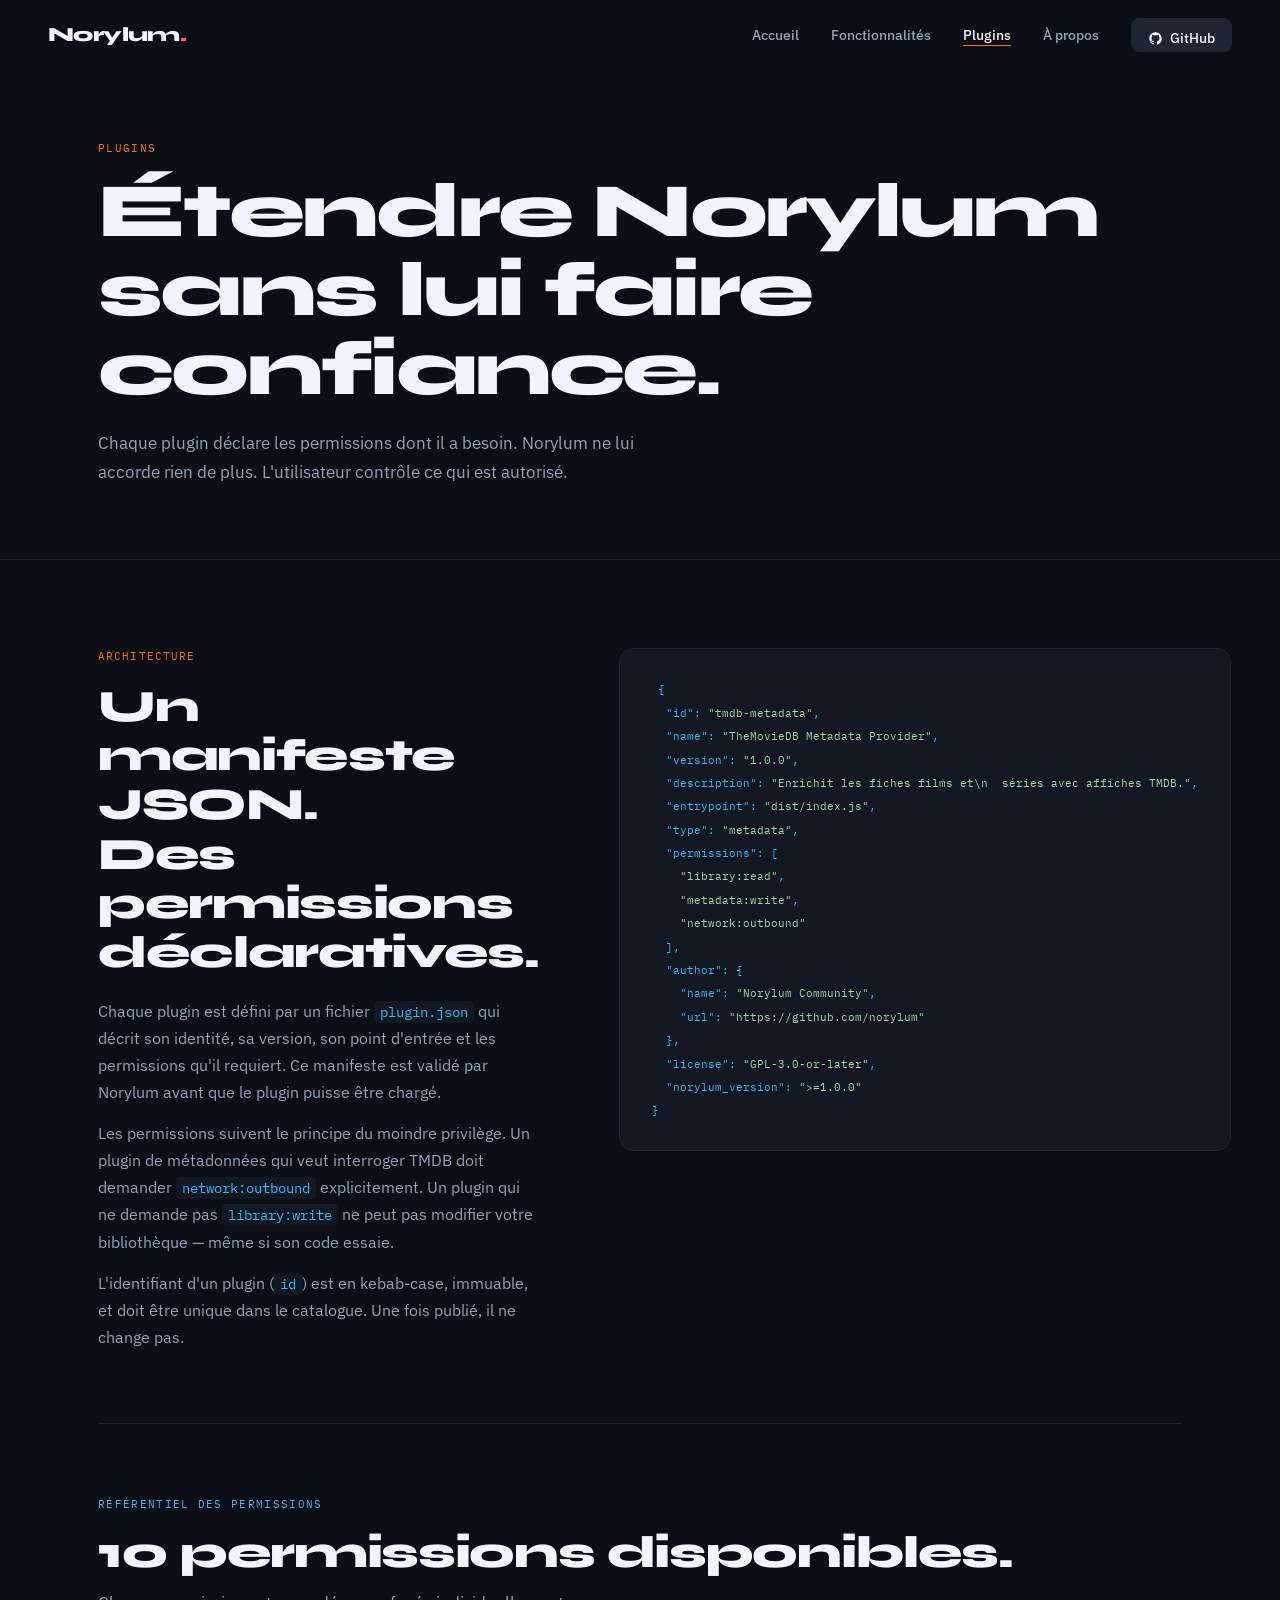
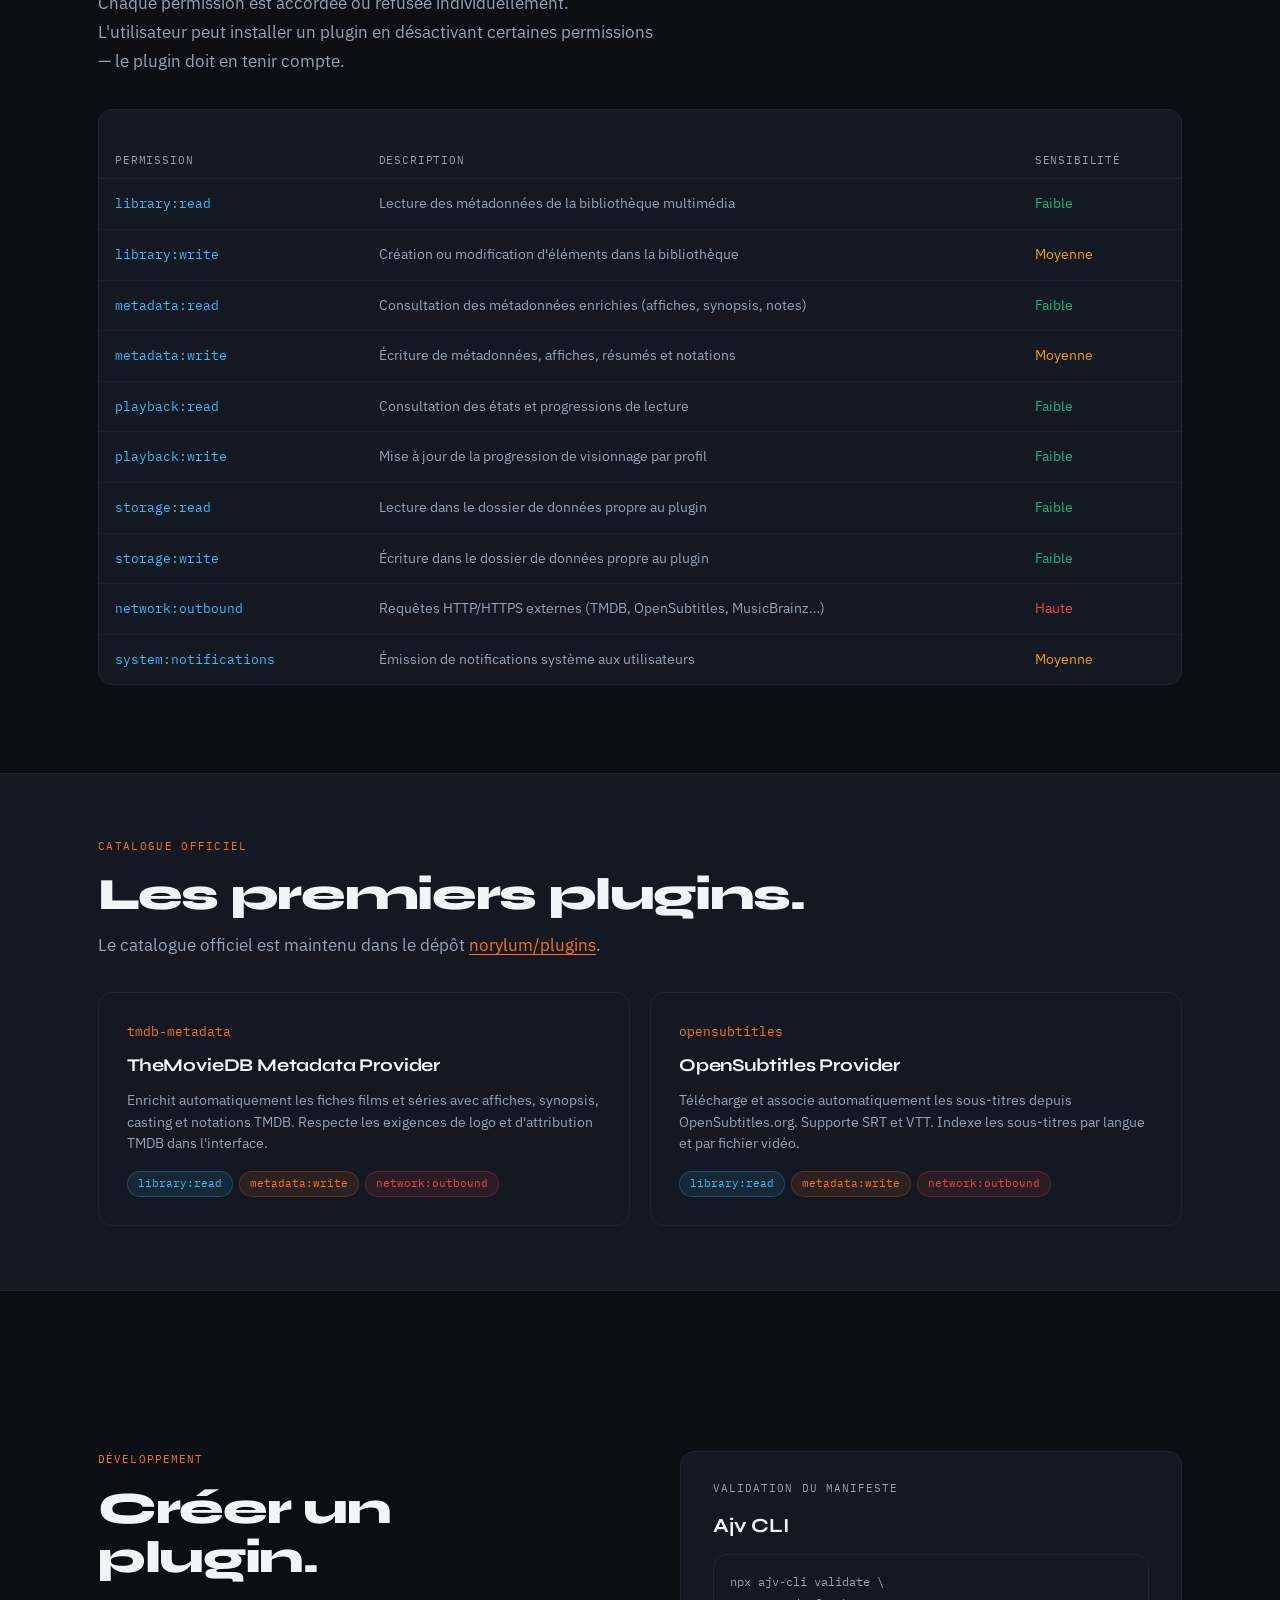
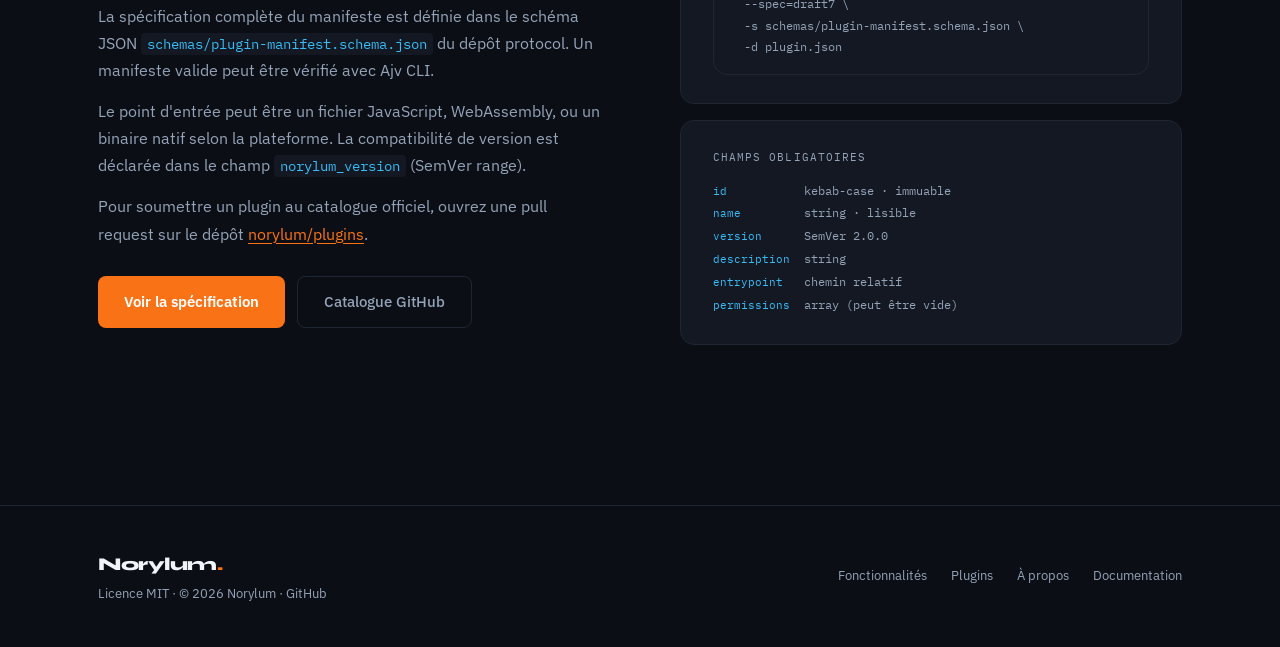
<file: plugins.html>
<!DOCTYPE html>
<html lang="fr">
<head>
  <meta charset="UTF-8">
  <meta name="viewport" content="width=device-width, initial-scale=1.0">
  <title>Plugins — Norylum</title>
  <meta name="description" content="Le système de plugins Norylum : manifeste JSON, 10 permissions granulaires, principe du moindre privilège. Catalogue officiel : tmdb-metadata, opensubtitles.">
  <link rel="canonical" href="https://norylum.org/plugins.html">
  <meta property="og:title" content="Plugins — Norylum">
  <meta property="og:description" content="Étendre Norylum sans lui faire confiance aveuglément. Manifeste JSON, permissions déclaratives, catalogue officiel.">
  <meta property="og:url" content="https://norylum.org/plugins.html">
  <meta property="og:type" content="website">
  <meta name="theme-color" content="#0B0E14">
  <link rel="preconnect" href="https://fonts.googleapis.com">
  <link rel="preconnect" href="https://fonts.gstatic.com" crossorigin>
  <link href="https://fonts.googleapis.com/css2?family=Syne:wght@700;800&family=IBM+Plex+Sans:ital,wght@0,400;0,500;0,600;1,400&family=IBM+Plex+Mono&display=swap" rel="stylesheet">
  <link rel="stylesheet" href="style.css">
</head>
<body>

<nav class="nav" id="nav">
  <a href="index.html" class="nav-logo">Norylum<span>.</span></a>
  <ul class="nav-links">
    <li><a href="index.html">Accueil</a></li>
    <li><a href="features.html">Fonctionnalités</a></li>
    <li><a href="plugins.html" class="active">Plugins</a></li>
    <li><a href="about.html">À propos</a></li>
    <li>
      <a href="https://github.com/Norylum" target="_blank" rel="noopener" class="nav-gh">
        <svg width="15" height="15" viewBox="0 0 24 24" fill="currentColor" aria-hidden="true">
          <path d="M12 2C6.477 2 2 6.484 2 12.017c0 4.425 2.865 8.18 6.839 9.504.5.092.682-.217.682-.483 0-.237-.008-.868-.013-1.703-2.782.605-3.369-1.343-3.369-1.343-.454-1.158-1.11-1.466-1.11-1.466-.908-.62.069-.608.069-.608 1.003.07 1.531 1.032 1.531 1.032.892 1.53 2.341 1.088 2.91.832.092-.647.35-1.088.636-1.338-2.22-.253-4.555-1.113-4.555-4.951 0-1.093.39-1.988 1.029-2.688-.103-.253-.446-1.272.098-2.65 0 0 .84-.27 2.75 1.026A9.564 9.564 0 0112 6.844c.85.004 1.705.115 2.504.337 1.909-1.296 2.747-1.027 2.747-1.027.546 1.379.202 2.398.1 2.651.64.7 1.028 1.595 1.028 2.688 0 3.848-2.339 4.695-4.566 4.943.359.309.678.92.678 1.855 0 1.338-.012 2.419-.012 2.747 0 .268.18.58.688.482A10.019 10.019 0 0022 12.017C22 6.484 17.522 2 12 2z"/>
        </svg>
        GitHub
      </a>
    </li>
  </ul>
  <button class="nav-burger" aria-label="Menu" aria-expanded="false" id="burger">&#9776;</button>
</nav>

<main>

  <header class="page-header">
    <div class="wrap">
      <span class="eyebrow">Plugins</span>
      <h1 class="h1">Étendre Norylum<br>sans lui faire confiance.</h1>
      <p class="lead" style="max-width:580px; margin-top:20px;">
        Chaque plugin déclare les permissions dont il a besoin. Norylum ne lui accorde rien de plus. L'utilisateur contrôle ce qui est autorisé.
      </p>
    </div>
  </header>

  <!-- Comment ça marche ──────────────────────────────────── -->
  <section class="section">
    <div class="wrap">

      <div class="editorial" style="border-top: none; padding-top: 0;">
        <div class="e-left">
          <span class="e-label">Architecture</span>
          <h2 class="h2" style="margin-bottom:20px;">Un manifeste JSON.<br>Des permissions déclaratives.</h2>
          <p class="e-body">
            Chaque plugin est défini par un fichier <code>plugin.json</code> qui décrit son identité, sa version, son point d'entrée et les permissions qu'il requiert. Ce manifeste est validé par Norylum avant que le plugin puisse être chargé.
          </p>
          <p class="e-body" style="margin-top:14px;">
            Les permissions suivent le principe du moindre privilège. Un plugin de métadonnées qui veut interroger TMDB doit demander <code>network:outbound</code> explicitement. Un plugin qui ne demande pas <code>library:write</code> ne peut pas modifier votre bibliothèque — même si son code essaie.
          </p>
          <p class="e-body" style="margin-top:14px;">
            L'identifiant d'un plugin (<code>id</code>) est en kebab-case, immuable, et doit être unique dans le catalogue. Une fois publié, il ne change pas.
          </p>
        </div>
        <div class="e-right">
          <pre><code><span class="k">{</span>
  <span class="k">"id"</span>: <span class="s">"tmdb-metadata"</span>,
  <span class="k">"name"</span>: <span class="s">"TheMovieDB Metadata Provider"</span>,
  <span class="k">"version"</span>: <span class="s">"1.0.0"</span>,
  <span class="k">"description"</span>: <span class="s">"Enrichit les fiches films et\n  séries avec affiches TMDB."</span>,
  <span class="k">"entrypoint"</span>: <span class="s">"dist/index.js"</span>,
  <span class="k">"type"</span>: <span class="s">"metadata"</span>,
  <span class="k">"permissions"</span>: [
    <span class="s">"library:read"</span>,
    <span class="s">"metadata:write"</span>,
    <span class="s">"network:outbound"</span>
  ],
  <span class="k">"author"</span>: <span class="k">{</span>
    <span class="k">"name"</span>: <span class="s">"Norylum Community"</span>,
    <span class="k">"url"</span>: <span class="s">"https://github.com/norylum"</span>
  <span class="k">}</span>,
  <span class="k">"license"</span>: <span class="s">"GPL-3.0-or-later"</span>,
  <span class="k">"norylum_version"</span>: <span class="s">"&gt;=1.0.0"</span>
<span class="k">}</span></code></pre>
        </div>
      </div>

      <!-- Tableau des permissions ──────────────────────── -->
      <div style="margin-top: 72px;">
        <span class="eyebrow eyebrow-blue">Référentiel des permissions</span>
        <h2 class="h2" style="margin-bottom:12px;">10 permissions disponibles.</h2>
        <p class="lead" style="margin-bottom:0; max-width:560px;">
          Chaque permission est accordée ou refusée individuellement. L'utilisateur peut installer un plugin en désactivant certaines permissions — le plugin doit en tenir compte.
        </p>

        <div style="background:var(--surface); border:1px solid var(--surface-2); border-radius:var(--r-lg); overflow:hidden; margin-top:32px;">
          <table class="perm-table">
            <thead>
              <tr>
                <th>Permission</th>
                <th>Description</th>
                <th>Sensibilité</th>
              </tr>
            </thead>
            <tbody>
              <tr>
                <td><span class="perm-name">library:read</span></td>
                <td>Lecture des métadonnées de la bibliothèque multimédia</td>
                <td><span class="perm-low">Faible</span></td>
              </tr>
              <tr>
                <td><span class="perm-name">library:write</span></td>
                <td>Création ou modification d'éléments dans la bibliothèque</td>
                <td><span class="perm-med">Moyenne</span></td>
              </tr>
              <tr>
                <td><span class="perm-name">metadata:read</span></td>
                <td>Consultation des métadonnées enrichies (affiches, synopsis, notes)</td>
                <td><span class="perm-low">Faible</span></td>
              </tr>
              <tr>
                <td><span class="perm-name">metadata:write</span></td>
                <td>Écriture de métadonnées, affiches, résumés et notations</td>
                <td><span class="perm-med">Moyenne</span></td>
              </tr>
              <tr>
                <td><span class="perm-name">playback:read</span></td>
                <td>Consultation des états et progressions de lecture</td>
                <td><span class="perm-low">Faible</span></td>
              </tr>
              <tr>
                <td><span class="perm-name">playback:write</span></td>
                <td>Mise à jour de la progression de visionnage par profil</td>
                <td><span class="perm-low">Faible</span></td>
              </tr>
              <tr>
                <td><span class="perm-name">storage:read</span></td>
                <td>Lecture dans le dossier de données propre au plugin</td>
                <td><span class="perm-low">Faible</span></td>
              </tr>
              <tr>
                <td><span class="perm-name">storage:write</span></td>
                <td>Écriture dans le dossier de données propre au plugin</td>
                <td><span class="perm-low">Faible</span></td>
              </tr>
              <tr>
                <td><span class="perm-name">network:outbound</span></td>
                <td>Requêtes HTTP/HTTPS externes (TMDB, OpenSubtitles, MusicBrainz…)</td>
                <td><span class="perm-high">Haute</span></td>
              </tr>
              <tr>
                <td><span class="perm-name">system:notifications</span></td>
                <td>Émission de notifications système aux utilisateurs</td>
                <td><span class="perm-med">Moyenne</span></td>
              </tr>
            </tbody>
          </table>
        </div>
      </div>

    </div>
  </section>

  <!-- Catalogue officiel ─────────────────────────────────── -->
  <div class="code-section">
    <div class="wrap">
      <span class="eyebrow">Catalogue officiel</span>
      <h2 class="h2" style="margin-bottom:12px;">Les premiers plugins.</h2>
      <p class="lead" style="margin-bottom:0; max-width:560px;">
        Le catalogue officiel est maintenu dans le dépôt <a href="https://github.com/Norylum/plugins" target="_blank" rel="noopener" style="color:var(--accent); text-decoration:underline; text-underline-offset:3px;">norylum/plugins</a>.
      </p>

      <div class="plugin-grid">
        <div class="plugin-card">
          <div class="plugin-card-id">tmdb-metadata</div>
          <div class="plugin-card-name">TheMovieDB Metadata Provider</div>
          <p class="plugin-card-desc">
            Enrichit automatiquement les fiches films et séries avec affiches, synopsis, casting et notations TMDB. Respecte les exigences de logo et d'attribution TMDB dans l'interface.
          </p>
          <div class="plugin-card-perms">
            <span class="badge badge-blue">library:read</span>
            <span class="badge badge-orange">metadata:write</span>
            <span class="badge badge-error">network:outbound</span>
          </div>
        </div>

        <div class="plugin-card">
          <div class="plugin-card-id">opensubtitles</div>
          <div class="plugin-card-name">OpenSubtitles Provider</div>
          <p class="plugin-card-desc">
            Télécharge et associe automatiquement les sous-titres depuis OpenSubtitles.org. Supporte SRT et VTT. Indexe les sous-titres par langue et par fichier vidéo.
          </p>
          <div class="plugin-card-perms">
            <span class="badge badge-blue">library:read</span>
            <span class="badge badge-orange">metadata:write</span>
            <span class="badge badge-error">network:outbound</span>
          </div>
        </div>
      </div>
    </div>
  </div>

  <!-- Créer un plugin ────────────────────────────────────── -->
  <section class="section">
    <div class="wrap">
      <div class="editorial" style="border-bottom:none;">
        <div class="e-left">
          <span class="e-label">Développement</span>
          <h2 class="h2" style="margin-bottom:20px;">Créer un plugin.</h2>
          <p class="e-body">
            La spécification complète du manifeste est définie dans le schéma JSON <code>schemas/plugin-manifest.schema.json</code> du dépôt protocol. Un manifeste valide peut être vérifié avec Ajv CLI.
          </p>
          <p class="e-body" style="margin-top:14px;">
            Le point d'entrée peut être un fichier JavaScript, WebAssembly, ou un binaire natif selon la plateforme. La compatibilité de version est déclarée dans le champ <code>norylum_version</code> (SemVer range).
          </p>
          <p class="e-body" style="margin-top:14px;">
            Pour soumettre un plugin au catalogue officiel, ouvrez une pull request sur le dépôt <a href="https://github.com/Norylum/plugins" target="_blank" rel="noopener" style="color:var(--accent); text-decoration:underline; text-underline-offset:3px;">norylum/plugins</a>.
          </p>
          <div style="margin-top:28px; display:flex; gap:12px; flex-wrap:wrap;">
            <a href="https://github.com/Norylum/protocol" target="_blank" rel="noopener" class="btn-primary">Voir la spécification</a>
            <a href="https://github.com/Norylum/plugins" target="_blank" rel="noopener" class="btn-secondary">Catalogue GitHub</a>
          </div>
        </div>
        <div class="e-right">
          <div class="detail-box" style="margin-bottom:16px;">
            <span class="detail-box-label">Validation du manifeste</span>
            <div class="detail-box-title">Ajv CLI</div>
            <pre style="margin-top:12px; padding:16px; font-size:12px;">npx ajv-cli validate \
  --spec=draft7 \
  -s schemas/plugin-manifest.schema.json \
  -d plugin.json</pre>
          </div>
          <div class="detail-box">
            <span class="detail-box-label">Champs obligatoires</span>
            <p class="detail-box-text" style="font-family:var(--f-mono); font-size:12px; line-height:1.9;">
              <code style="background:none; padding:0; color:var(--accent-2);">id</code> &nbsp;&nbsp;&nbsp;&nbsp;&nbsp;&nbsp;&nbsp;&nbsp;&nbsp;&nbsp;kebab-case · immuable<br>
              <code style="background:none; padding:0; color:var(--accent-2);">name</code> &nbsp;&nbsp;&nbsp;&nbsp;&nbsp;&nbsp;&nbsp;&nbsp;string · lisible<br>
              <code style="background:none; padding:0; color:var(--accent-2);">version</code> &nbsp;&nbsp;&nbsp;&nbsp;&nbsp;SemVer 2.0.0<br>
              <code style="background:none; padding:0; color:var(--accent-2);">description</code> &nbsp;string<br>
              <code style="background:none; padding:0; color:var(--accent-2);">entrypoint</code> &nbsp;&nbsp;chemin relatif<br>
              <code style="background:none; padding:0; color:var(--accent-2);">permissions</code> &nbsp;array (peut être vide)
            </p>
          </div>
        </div>
      </div>
    </div>
  </section>

</main>

<footer class="footer">
  <div class="footer-inner wrap">
    <div class="footer-left">
      <div class="footer-brand">Norylum<span>.</span></div>
      <div class="footer-meta">Licence MIT · © 2026 Norylum · <a href="https://github.com/Norylum" target="_blank" rel="noopener">GitHub</a></div>
    </div>
    <nav class="footer-nav" aria-label="Navigation pied de page">
      <a href="features.html">Fonctionnalités</a>
      <a href="plugins.html">Plugins</a>
      <a href="about.html">À propos</a>
      <a href="https://github.com/Norylum/protocol" target="_blank" rel="noopener">Documentation</a>
    </nav>
  </div>
</footer>

<script src="main.js"></script>
</body>
</html>
</file>
<file: style.css>
/* ── RESET & BASE ─────────────────────────────────────── */
*, *::before, *::after { box-sizing: border-box; margin: 0; padding: 0; }

:root {
  --bg:        #0B0E14;
  --surface:   #131822;
  --surface-2: #1E2634;
  --accent:    #F97316;
  --accent-2:  #38BDF8;
  --success:   #10B981;
  --warning:   #F59E0B;
  --error:     #EF4444;
  --text:      #F1F5F9;
  --text-2:    #94A3B8;

  --accent-low:   rgba(249,115,22,.10);
  --accent-mid:   rgba(249,115,22,.22);
  --accent2-low:  rgba(56,189,248,.10);
  --accent2-mid:  rgba(56,189,248,.22);

  --f-display: 'Syne', sans-serif;
  --f-body:    'IBM Plex Sans', sans-serif;
  --f-mono:    'IBM Plex Mono', monospace;

  --r:    8px;
  --r-lg: 14px;
  --max-w: 1180px;
}

html { scroll-behavior: smooth; }

body {
  font-family: var(--f-body);
  background: var(--bg);
  color: var(--text);
  font-size: 16px;
  line-height: 1.6;
  -webkit-font-smoothing: antialiased;
  text-rendering: optimizeLegibility;
  min-height: 100vh;
  display: flex;
  flex-direction: column;
}

main { flex: 1; }
img { max-width: 100%; display: block; }
a { color: inherit; text-decoration: none; }

:focus-visible {
  outline: 2px solid var(--accent);
  outline-offset: 3px;
  border-radius: 3px;
}

/* ── UTILS ────────────────────────────────────────────── */
.wrap {
  max-width: var(--max-w);
  margin: 0 auto;
  padding: 0 48px;
}

.divider {
  height: 1px;
  background: linear-gradient(90deg, transparent, var(--surface-2) 20%, var(--surface-2) 80%, transparent);
  margin: 0 48px;
}

.section { padding: 88px 0; }
.section-sm { padding: 60px 0; }

.eyebrow {
  font-family: var(--f-mono);
  font-size: 11px;
  text-transform: uppercase;
  letter-spacing: .12em;
  color: var(--accent);
  display: block;
  margin-bottom: 14px;
}
.eyebrow-blue { color: var(--accent-2); }

.h1 {
  font-family: var(--f-display);
  font-size: clamp(44px, 6vw, 80px);
  font-weight: 800;
  line-height: 1.03;
  letter-spacing: -.035em;
  color: var(--text);
}

.h2 {
  font-family: var(--f-display);
  font-size: clamp(28px, 3.5vw, 48px);
  font-weight: 800;
  line-height: 1.1;
  letter-spacing: -.03em;
  color: var(--text);
}

.h3 {
  font-family: var(--f-display);
  font-size: clamp(20px, 2.5vw, 30px);
  font-weight: 700;
  line-height: 1.15;
  letter-spacing: -.02em;
  color: var(--text);
}

.lead {
  font-size: 17px;
  color: var(--text-2);
  line-height: 1.72;
}

.body-text {
  font-size: 16px;
  color: var(--text-2);
  line-height: 1.75;
}

/* ── BUTTONS ──────────────────────────────────────────── */
.btn-primary {
  display: inline-flex; align-items: center; gap: 8px;
  padding: 13px 26px;
  background: var(--accent); color: #fff;
  font-family: var(--f-body); font-size: 15px; font-weight: 600;
  border-radius: var(--r); text-decoration: none; border: none; cursor: pointer;
  transition: opacity .15s, transform .1s;
}
.btn-primary:hover { opacity: .86; transform: translateY(-1px); }

.btn-secondary {
  display: inline-flex; align-items: center; gap: 8px;
  padding: 13px 26px;
  background: transparent; border: 1px solid var(--surface-2);
  color: var(--text-2);
  font-family: var(--f-body); font-size: 15px; font-weight: 500;
  border-radius: var(--r); text-decoration: none; cursor: pointer;
  transition: color .15s, border-color .15s;
}
.btn-secondary:hover { color: var(--text); border-color: var(--text-2); }

/* ── NAV ──────────────────────────────────────────────── */
.nav {
  position: fixed; top: 0; left: 0; right: 0; z-index: 100;
  display: flex; align-items: center; justify-content: space-between;
  padding: 18px 48px;
  background: transparent;
  border-bottom: 1px solid transparent;
  transition: background .25s, border-color .25s, backdrop-filter .25s;
}
.nav.scrolled {
  background: rgba(11,14,20,.92);
  border-bottom-color: var(--surface-2);
  backdrop-filter: blur(16px);
}
.nav-logo {
  font-family: var(--f-display);
  font-size: 20px; font-weight: 800;
  letter-spacing: -.03em; color: var(--text);
  text-decoration: none; flex-shrink: 0;
}
.nav-logo span { color: var(--accent); }
.nav-links {
  display: flex; align-items: center; gap: 32px; list-style: none;
}
.nav-links a {
  font-size: 14px; font-weight: 500;
  color: var(--text-2); text-decoration: none;
  transition: color .15s;
  padding-bottom: 2px;
}
.nav-links a:hover { color: var(--text); }
.nav-links a.active {
  color: var(--text);
  text-decoration: underline;
  text-decoration-color: var(--accent);
  text-underline-offset: 5px;
}
.nav-gh {
  display: flex !important; align-items: center; gap: 7px;
  padding: 8px 16px;
  background: var(--surface-2) !important;
  border: 1px solid var(--surface-2) !important;
  border-radius: var(--r);
  font-size: 14px !important; font-weight: 500 !important;
  color: var(--text) !important;
  transition: background .15s, border-color .15s;
  text-decoration: none !important;
}
.nav-gh:hover {
  background: rgba(30,38,52,.8) !important;
  border-color: var(--text-2) !important;
}
.nav-burger {
  display: none;
  background: none; border: none; cursor: pointer;
  color: var(--text); font-size: 22px; padding: 4px 8px;
  line-height: 1;
}

/* ── FOOTER ───────────────────────────────────────────── */
.footer {
  border-top: 1px solid var(--surface-2);
  padding: 44px 0;
}
.footer-inner {
  display: flex; align-items: center; justify-content: space-between;
  flex-wrap: wrap; gap: 24px;
}
.footer-brand {
  font-family: var(--f-display);
  font-size: 18px; font-weight: 800;
  letter-spacing: -.025em; color: var(--text);
  margin-bottom: 4px;
}
.footer-brand span { color: var(--accent); }
.footer-meta { font-size: 12.5px; color: var(--text-2); }
.footer-meta a { color: var(--text-2); transition: color .15s; }
.footer-meta a:hover { color: var(--text); }
.footer-nav { display: flex; gap: 24px; flex-wrap: wrap; }
.footer-nav a {
  font-size: 13px; color: var(--text-2);
  text-decoration: none; transition: color .15s;
}
.footer-nav a:hover { color: var(--text); }

/* ── PAGE HEADER ──────────────────────────────────────── */
.page-header {
  padding: 140px 0 72px;
  border-bottom: 1px solid var(--surface-2);
}
.page-header .h1 { margin-bottom: 16px; }
.page-header .lead { margin-top: 20px; }

/* ── CODE & PRE ───────────────────────────────────────── */
pre {
  background: var(--surface);
  border: 1px solid var(--surface-2);
  border-radius: var(--r-lg);
  padding: 28px 32px;
  overflow-x: auto;
  font-family: var(--f-mono);
  font-size: 13px;
  line-height: 1.8;
  color: var(--text-2);
}
pre .k  { color: var(--accent-2); }   /* key */
pre .s  { color: #A8D8A8; }            /* string */
pre .n  { color: var(--accent); }      /* number/bool */
pre .c  { color: #3D5066; font-style: italic; } /* comment */

code {
  font-family: var(--f-mono);
  font-size: .875em;
  color: var(--accent-2);
  background: var(--surface);
  padding: 2px 6px; border-radius: 4px;
}

/* ── BADGES ───────────────────────────────────────────── */
.badge {
  display: inline-block;
  padding: 3px 10px; border-radius: 20px;
  font-family: var(--f-mono); font-size: 11px;
}
.badge-blue    { background: var(--accent2-low); color: var(--accent-2); border: 1px solid var(--accent2-mid); }
.badge-orange  { background: var(--accent-low);  color: var(--accent);   border: 1px solid var(--accent-mid);  }
.badge-green   { background: rgba(16,185,129,.1); color: var(--success); border: 1px solid rgba(16,185,129,.25); }
.badge-warning { background: rgba(245,158,11,.1); color: var(--warning); border: 1px solid rgba(245,158,11,.25); }
.badge-error   { background: rgba(239,68,68,.1);  color: var(--error);   border: 1px solid rgba(239,68,68,.25);  }

/* ── TERMINAL ─────────────────────────────────────────── */
.terminal {
  background: var(--surface);
  border: 1px solid var(--surface-2);
  border-radius: var(--r-lg);
  overflow: hidden;
  box-shadow: 0 0 0 1px rgba(255,255,255,.025), 0 32px 80px rgba(0,0,0,.55);
}
.term-bar {
  display: flex; align-items: center; gap: 7px;
  padding: 12px 18px;
  background: var(--surface-2);
  border-bottom: 1px solid rgba(255,255,255,.04);
}
.dot { width: 11px; height: 11px; border-radius: 50%; }
.dot-r { background: #FF5F57; }
.dot-y { background: #FFBD2E; }
.dot-g { background: #28CA41; }
.term-title {
  font-family: var(--f-mono); font-size: 11.5px;
  color: var(--text-2); margin-left: 6px;
}
.term-body {
  padding: 22px 24px 28px;
  font-family: var(--f-mono); font-size: 12.5px;
  line-height: 1.9; min-height: 280px;
}
.tl {
  display: block; opacity: 0;
  transform: translateY(4px);
  transition: opacity .17s ease, transform .17s ease;
}
.tl.v { opacity: 1; transform: none; }
.tl-cmd  { color: var(--text-2); }
.tl-cmd b { color: var(--text); }
.tl-step { color: #3D5370; }
.tl-step b { color: var(--accent-2); }
.tl-ok   { color: var(--success); }
.tl-head { color: var(--accent); }
.tl-blank { min-height: 1.9em; display: block; }
.cursor {
  display: inline-block; width: 7px; height: 13px;
  background: var(--accent); vertical-align: text-bottom;
  animation: blink 1.1s step-end infinite;
}
@keyframes blink { 0%,100%{opacity:1} 50%{opacity:0} }

/* ── EDITORIAL SECTIONS ───────────────────────────────── */
.editorial {
  display: grid;
  grid-template-columns: 1fr 1fr;
  gap: 80px;
  align-items: start;
  padding: 72px 0;
  border-bottom: 1px solid var(--surface-2);
}
.editorial:last-of-type { border-bottom: none; }
.editorial.rev .e-left  { order: 2; }
.editorial.rev .e-right { order: 1; }

.e-label {
  font-family: var(--f-mono); font-size: 11px;
  text-transform: uppercase; letter-spacing: .1em;
  color: var(--accent); display: block; margin-bottom: 16px;
}
.e-label-blue { color: var(--accent-2); }
.e-body { color: var(--text-2); line-height: 1.75; font-size: 15.5px; }
.e-body + .e-body { margin-top: 16px; }

/* ── DETAIL BOX ───────────────────────────────────────── */
.detail-box {
  background: var(--surface);
  border: 1px solid var(--surface-2);
  border-radius: var(--r-lg);
  padding: 28px 32px;
}
.detail-box-label {
  font-family: var(--f-mono); font-size: 10.5px;
  text-transform: uppercase; letter-spacing: .1em;
  color: var(--text-2); margin-bottom: 14px; display: block;
}
.detail-box-title {
  font-family: var(--f-display); font-size: 20px;
  font-weight: 700; color: var(--text); margin-bottom: 10px;
  letter-spacing: -.01em;
}
.detail-box-text { font-size: 14px; color: var(--text-2); line-height: 1.65; }

/* ── STAT BOX ─────────────────────────────────────────── */
.stat-box {
  display: flex; flex-direction: column;
  padding: 36px;
  background: var(--surface);
  border: 1px solid var(--surface-2);
  border-radius: var(--r-lg);
}
.stat-number {
  font-family: var(--f-display); font-size: 80px;
  font-weight: 800; line-height: 1;
  color: var(--accent); letter-spacing: -.05em;
}
.stat-label { font-size: 15px; color: var(--text); font-weight: 500; margin-top: 8px; }
.stat-sub   { font-size: 13px; color: var(--text-2); margin-top: 6px; line-height: 1.55; }

/* ── FAIL-CLOSED BLOCK ────────────────────────────────── */
.failclosed {
  background: var(--surface);
  border: 1px solid var(--surface-2);
  border-left: 3px solid var(--error);
  border-radius: 0 var(--r-lg) var(--r-lg) 0;
  padding: 28px 32px;
  font-family: var(--f-mono); font-size: 13.5px;
  line-height: 2.2; color: var(--text-2);
  margin: 32px 0;
}
.fc-rule { display: flex; gap: 12px; align-items: baseline; }
.fc-trigger { color: var(--text); min-width: 300px; }
.fc-result  { color: var(--error); }
.fc-ok      { color: var(--success); }

/* ── PERMISSIONS TABLE ────────────────────────────────── */
.perm-table {
  width: 100%; border-collapse: collapse;
  font-size: 13.5px; margin-top: 32px;
}
.perm-table th {
  text-align: left; padding: 10px 16px;
  font-family: var(--f-mono); font-size: 10.5px;
  text-transform: uppercase; letter-spacing: .08em;
  color: var(--text-2); border-bottom: 1px solid var(--surface-2);
  font-weight: 400; white-space: nowrap;
}
.perm-table td {
  padding: 14px 16px;
  border-bottom: 1px solid rgba(30,38,52,.7);
  color: var(--text-2); vertical-align: top;
}
.perm-table tr:last-child td { border-bottom: none; }
.perm-table tr:hover td { background: rgba(19,24,34,.5); }
.perm-name  { font-family: var(--f-mono); color: var(--accent-2); font-size: 12.5px; white-space: nowrap; }
.perm-high  { color: var(--error); }
.perm-med   { color: var(--warning); }
.perm-low   { color: var(--success); }

/* ── PLUGIN CATALOG ───────────────────────────────────── */
.plugin-grid {
  display: grid; grid-template-columns: repeat(2, 1fr);
  gap: 20px; margin-top: 32px;
}
.plugin-card {
  background: var(--surface);
  border: 1px solid var(--surface-2);
  border-radius: var(--r-lg); padding: 28px;
  transition: border-color .2s;
}
.plugin-card:hover { border-color: rgba(249,115,22,.35); }
.plugin-card-id   { font-family: var(--f-mono); font-size: 12.5px; color: var(--accent); margin-bottom: 10px; }
.plugin-card-name { font-family: var(--f-display); font-size: 18px; font-weight: 700; color: var(--text); margin-bottom: 10px; letter-spacing: -.01em; }
.plugin-card-desc { font-size: 13.5px; color: var(--text-2); line-height: 1.6; }
.plugin-card-perms { margin-top: 16px; display: flex; flex-wrap: wrap; gap: 6px; }

/* ── CONTRIBUTOR CARD ─────────────────────────────────── */
.contrib-card {
  display: flex; align-items: flex-start; gap: 20px;
  padding: 28px 32px;
  background: var(--surface);
  border: 1px solid var(--surface-2);
  border-radius: var(--r-lg);
  max-width: 580px;
  transition: border-color .2s;
  text-decoration: none;
}
.contrib-card:hover { border-color: rgba(249,115,22,.4); }
.contrib-avatar {
  width: 64px; height: 64px; border-radius: 50%;
  overflow: hidden; flex-shrink: 0;
  border: 2px solid var(--surface-2);
}
.contrib-avatar img { width: 100%; height: 100%; object-fit: cover; }
.contrib-name  { font-family: var(--f-display); font-size: 20px; font-weight: 700; color: var(--text); letter-spacing: -.01em; }
.contrib-handle{ font-family: var(--f-mono); font-size: 11.5px; color: var(--text-2); margin-top: 3px; }
.contrib-role  { font-size: 14px; color: var(--text-2); margin-top: 8px; }
.contrib-repos { font-family: var(--f-mono); font-size: 11px; color: rgba(148,163,184,.45); margin-top: 8px; }

/* ── CLIENTS LIST ─────────────────────────────────────── */
.clients-row {
  display: flex; flex-wrap: wrap; gap: 0;
  margin-top: 40px;
  border: 1px solid var(--surface-2);
  border-radius: var(--r-lg); overflow: hidden;
}
.client-item {
  flex: 1 1 220px;
  padding: 28px 32px;
  border-right: 1px solid var(--surface-2);
  background: var(--surface);
  transition: background .2s;
}
.client-item:last-child { border-right: none; }
.client-item:hover { background: var(--surface-2); }
.client-plat {
  font-family: var(--f-mono); font-size: 10.5px;
  text-transform: uppercase; letter-spacing: .1em;
  color: var(--accent-2); margin-bottom: 8px;
}
.client-name {
  font-family: var(--f-display); font-size: 20px;
  font-weight: 800; color: var(--text); letter-spacing: -.02em;
  margin-bottom: 10px;
}
.client-desc { font-size: 13px; color: var(--text-2); line-height: 1.55; margin-bottom: 14px; }

/* ── BADGES STRIP (hero) ──────────────────────────────── */
.badge-strip {
  display: flex; flex-wrap: wrap; align-items: center; gap: 8px;
  margin-top: 36px;
  font-family: var(--f-mono); font-size: 12px;
  color: var(--text-2);
}
.badge-strip .sep { color: var(--surface-2); user-select: none; }

/* ── AI CALLOUT (about) ───────────────────────────────── */
.ai-callout {
  background: var(--surface);
  border: 1px solid var(--surface-2);
  border-left: 3px solid var(--accent);
  border-radius: 0 var(--r-lg) var(--r-lg) 0;
  padding: 36px 40px;
  margin: 48px 0;
}
.ai-callout-quote {
  font-family: var(--f-display);
  font-size: clamp(20px, 2.5vw, 28px);
  font-weight: 700; letter-spacing: -.02em;
  color: var(--text); line-height: 1.25; margin-bottom: 16px;
}
.ai-callout-text { font-size: 15px; color: var(--text-2); line-height: 1.72; }

/* ── REPO TAGS ────────────────────────────────────────── */
.repo-tags { display: flex; flex-wrap: wrap; gap: 8px; margin-top: 16px; }
.repo-tag {
  font-family: var(--f-mono); font-size: 12px;
  color: var(--text-2); padding: 4px 10px;
  background: var(--surface-2); border-radius: 4px;
  text-decoration: none; transition: color .15s;
}
.repo-tag:hover { color: var(--text); }

/* ── WIDE CODE SECTION ────────────────────────────────── */
.code-section {
  background: var(--surface);
  border-top: 1px solid var(--surface-2);
  border-bottom: 1px solid var(--surface-2);
  padding: 64px 0;
}

/* ── RESPONSIVE ───────────────────────────────────────── */
@media (max-width: 900px) {
  .editorial { grid-template-columns: 1fr; gap: 44px; }
  .editorial.rev .e-left  { order: unset; }
  .editorial.rev .e-right { order: unset; }
  .plugin-grid { grid-template-columns: 1fr; }
}

@media (max-width: 768px) {
  .wrap    { padding: 0 24px; }
  .divider { margin: 0 24px; }
  .nav     { padding: 16px 24px; }
  .section    { padding: 64px 0; }
  .section-sm { padding: 44px 0; }
  .page-header { padding: 100px 0 52px; }

  .nav-links {
    display: none;
    position: absolute; top: 100%; left: 0; right: 0;
    flex-direction: column; align-items: flex-start;
    gap: 0; padding: 8px 24px 20px;
    background: var(--surface);
    border-bottom: 1px solid var(--surface-2);
    list-style: none;
  }
  .nav-links.open { display: flex; }
  .nav-links li { width: 100%; }
  .nav-links a {
    display: block; padding: 12px 0;
    border-bottom: 1px solid var(--surface-2);
    font-size: 15px;
  }
  .nav-links li:last-child a { border-bottom: none; }
  .nav-gh { margin-top: 8px; display: inline-flex !important; }
  .nav-burger { display: block; }

  .footer-inner { flex-direction: column; align-items: flex-start; }
  .clients-row  { flex-direction: column; }
  .client-item  { border-right: none; border-bottom: 1px solid var(--surface-2); }
  .client-item:last-child { border-bottom: none; }

  .contrib-card { flex-direction: column; gap: 14px; max-width: 100%; }
  .failclosed .fc-rule { flex-direction: column; gap: 2px; }
  .fc-trigger { min-width: unset; }
}

@media (prefers-reduced-motion: reduce) {
  *, *::before, *::after {
    transition-duration: 0s !important;
    animation-duration: 0s !important;
    animation-iteration-count: 1 !important;
  }
  .tl { opacity: 1 !important; transform: none !important; }
  .cursor { animation: none !important; opacity: 1; }
}
</file>
